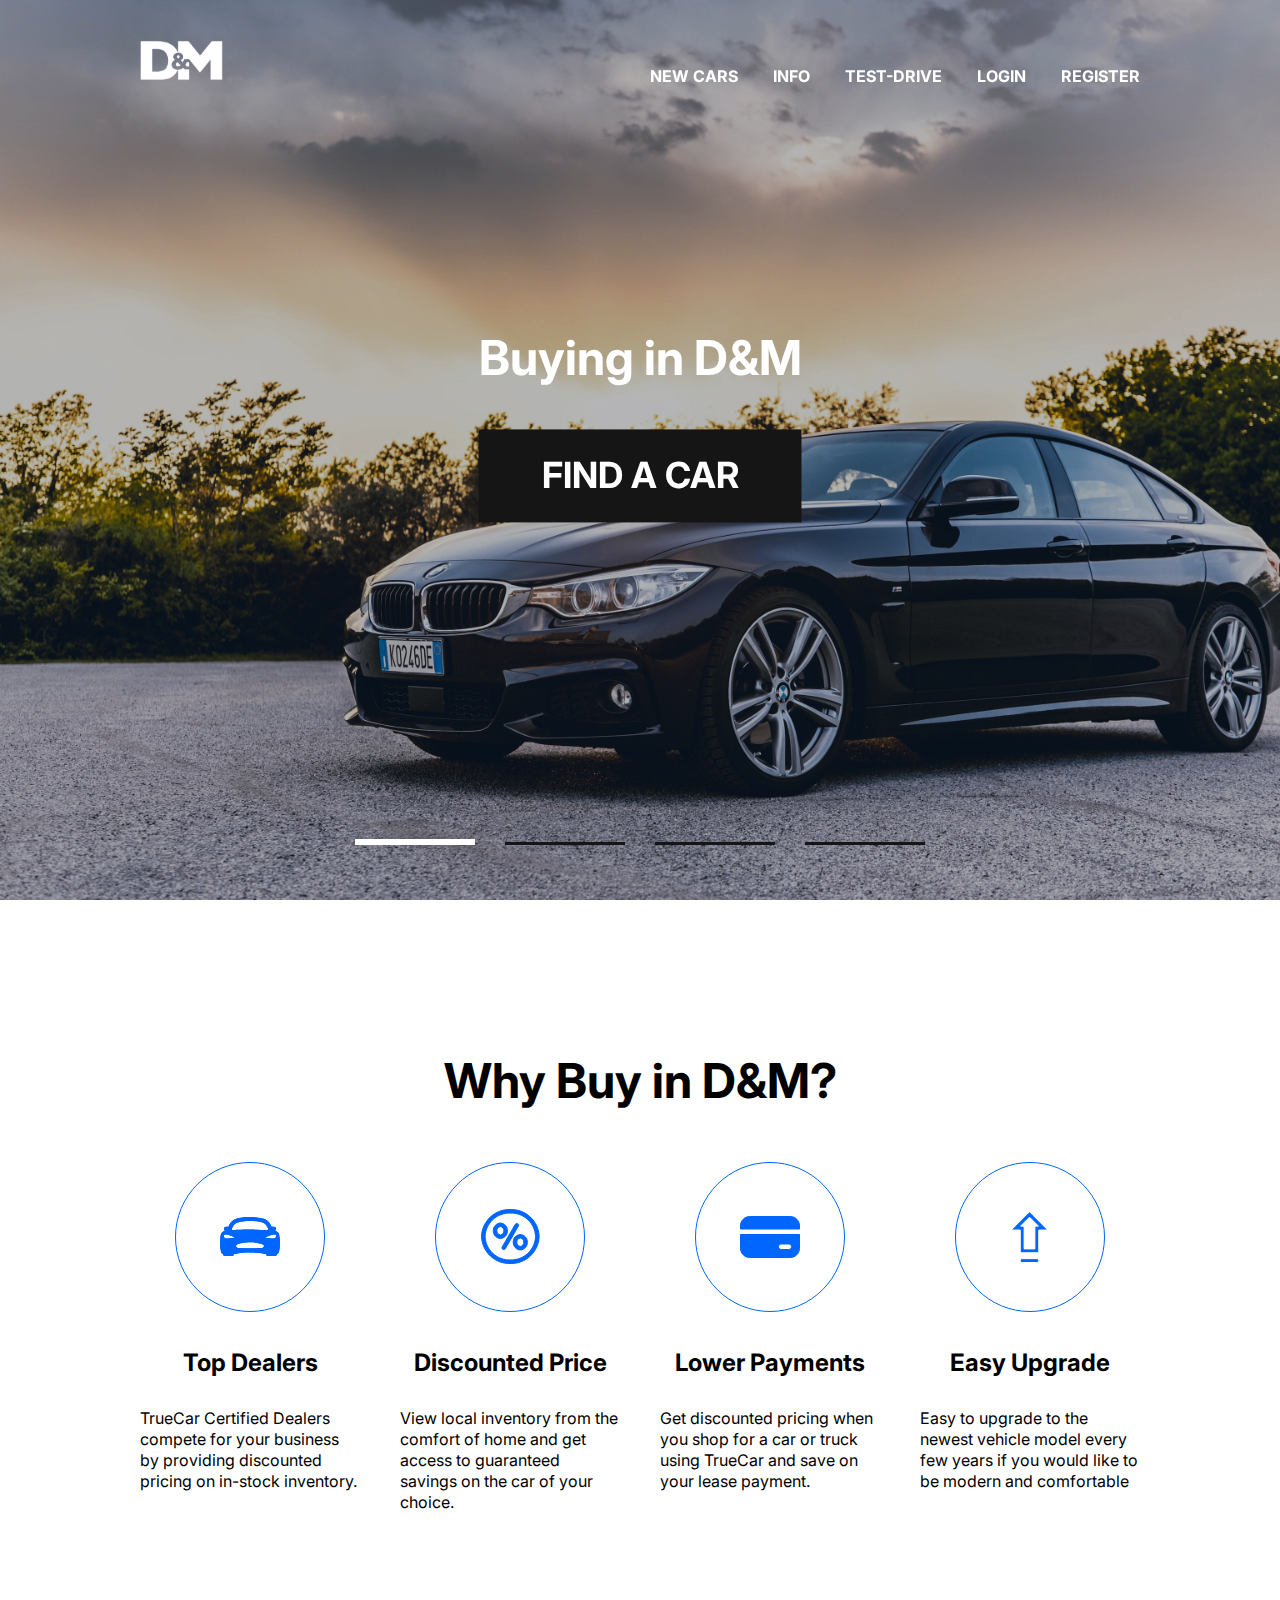
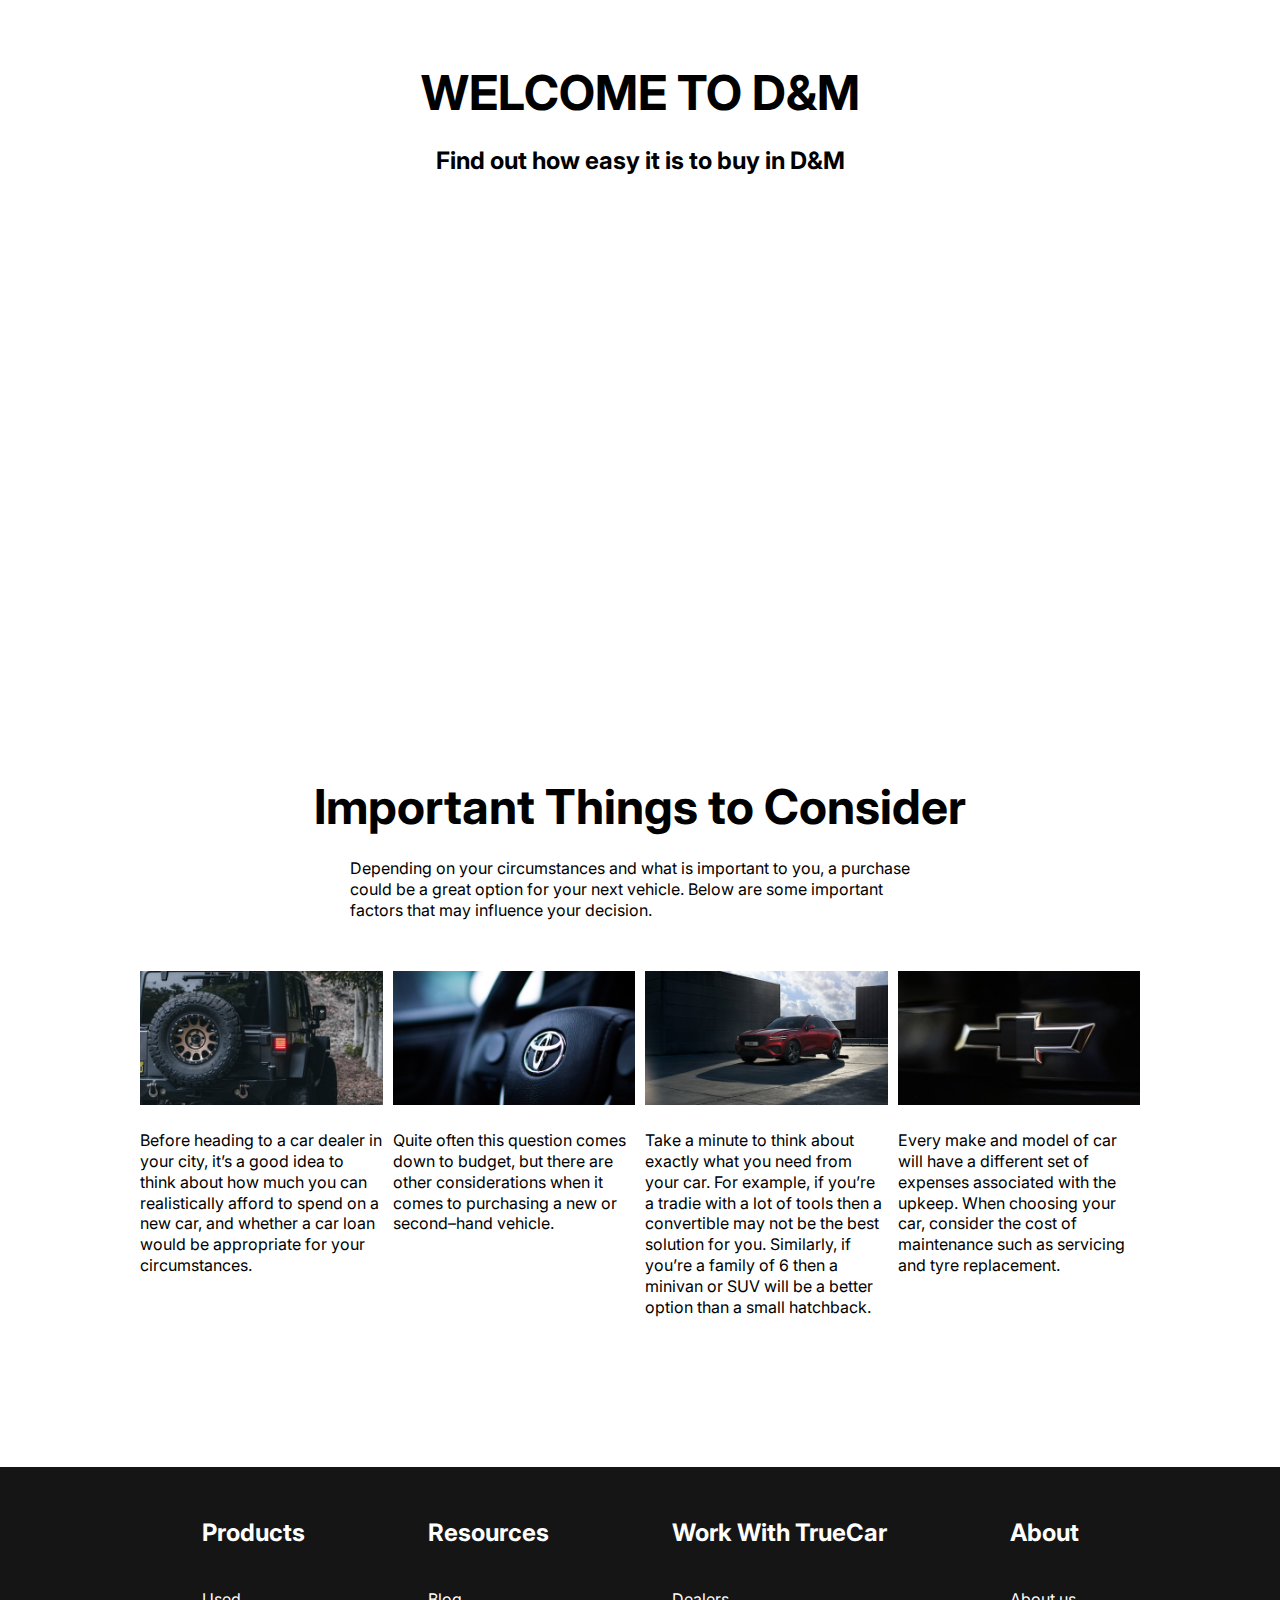
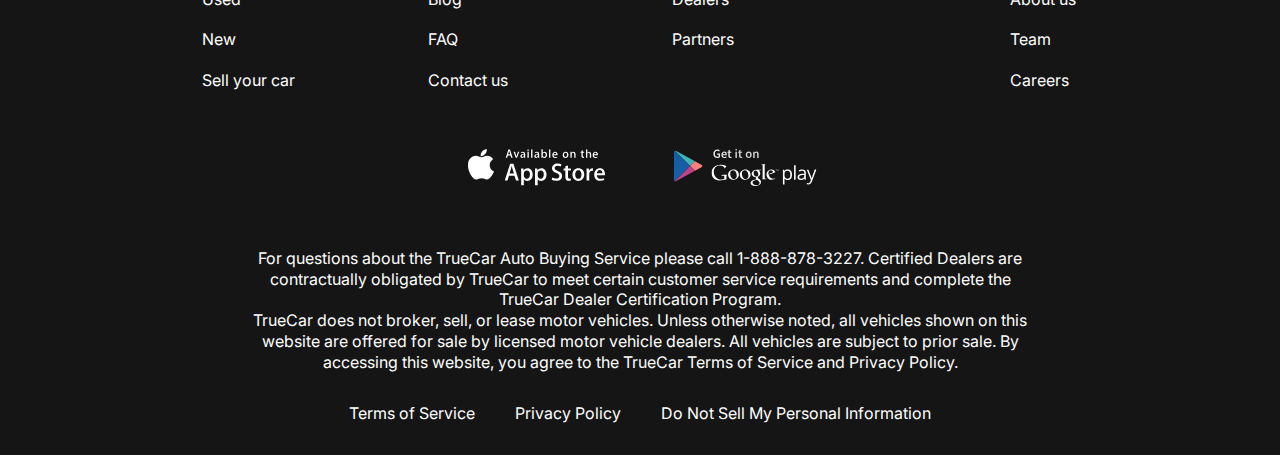
<file: cars shop/index.html>
<!DOCTYPE html>
<html lang="en">

<head>
  <meta charset="UTF-8">
  <meta http-equiv="X-UA-Compatible" content="IE=edge">
  <meta name="viewport" content="width=device-width, initial-scale=1.0">
  <title>Document</title>
  <link rel="preconnect" href="https://fonts.googleapis.com">
  <link rel="preconnect" href="https://fonts.gstatic.com" crossorigin>
  <link href="https://fonts.googleapis.com/css2?family=Inter:wght@400;700&display=swap" rel="stylesheet">
  <link rel="stylesheet" href="https://cdn.jsdelivr.net/npm/swiper@9/swiper-bundle.min.css" />
  <link rel="stylesheet" href="css/style.css">
  <link rel="stylesheet" href="css/login.css">
  <link rel="stylesheet" href="css/registration.css">
  <link rel="stylesheet" href="css/header.css">
  <link rel="stylesheet" href="css/footer.css">
  <link rel="stylesheet" href="css/index.css">

</head>

<body>
  <section class="login-section">
    <div class="login-popup">
      <div class="login-popup__container">
          <div class="close-elem">
              <button class="close-elem__btn btn">
                  <div class="btn__inner">+</div>
              </button>
          </div>
          <div class="login-popup__text">Login</div>
          <form action="#" class="login-popup__form">
              <div class="login-popup__data">
                  <label for="email" class="login-popup__data-label">Email</label>
                  <input type="text" id="email" class="login-popup__data-input" required>
              </div>
              <div class="login-popup__data">
                  <label for="password" class="login-popup__data-label">Password</label>
                  <input type="password" id="password" class="login-popup__data-input data-input" required>
                  <img src="images/eye-close.png" class="data-input__eye" id="showPassword" alt="eye">
              </div>
              <div class="login-popup__button button">
                  <!-- <div class="btn__inner"></div> -->
                  <button type="submit" class="button__login">Login</button>
              </div>
              <div class="signup-text text">Not a member? <a href="#" class="text__link">Signup now</a></div>
          </form>
      </div>
    </div>
    <div class="login-popup-bg">
    </div>
  </section>
  <section class="register-section">
    <div class="registration-popup">
      <div class="registration-popup__container">
          <div class="close-elem">
              <button class="close-elem__button btn">
                  <div class="button__inner">+</div>
              </button>
          </div>
          <div class="registration-popup__text">Registration</div>
          <form action="#" class="registration-popup__form">
              <div class="registration-popup__data">
                  <label for="name" class="registration-popup__data-label">Name</label>
                  <input type="text" id="name" class="registration-popup__data-input" required>
              </div>
              <div class="registration-popup__data">
                  <label for="email" class="registration-popup__data-label">Email</label>
                  <input type="text" id="email" class="registration-popup__data-input" required>
              </div>
              <div class="registration-popup__data">
                  <label for="firstPassword" class="registration-popup__data-label">Password</label>
                  <input type="password" id="firstPassword" class="registration-popup__data-input data-input" required>
                  <img src="images/eye-close.png" class="data-input__eye" id="firstEye" alt="eye">
              </div>
              <div class="registration-popup__data">
                  <label for="passwordConfirm" class="registration-popup__data-label">Confirm password</label>
                  <input type="password" id="passwordConfirm" class="registration-popup__data-input data-input" required>
                  <img src="images/eye-close.png" class="data-input__eye" id="eyeicon" alt="eye">
              </div>
              <div class="registration-popup__button button">
                  <!-- <div class="btn__inner"></div> -->
                  <button type="submit" class="button__register">Register</button>
              </div>
              <div class="text-login login">Already have account? <a href="#" class="login__link">Login now</a></div>
          </form>
      </div>
    </div>
    <div class="registration-popup-bg">
    </div>
  </section>

  <div class="wrapper">
    <header class="header header-main">
      <div class="container">
        <div class="header__inner">
          <a class="logo" href="index.html">
            <img class="logo__img" src="images/logo1.svg" alt="">
          </a>
          <nav class="menu">
            <button class="menu__btn">
              <span></span>
              <span></span>
              <span></span>
            </button>
            <ul class="menu__list">
              <li class="menu__list-item">
                <a class="menu__list-link" href="new-cars.html">NEW CARS</a>
              </li>
              <li class="menu__list-item">
                <a class="menu__list-link" href="#why-buy">INFO</a>
              </li>
              <li class="menu__list-item">
                <a class="menu__list-link" href="test-drive.html">TEST-DRIVE</a>
              </li>
              <li class="menu__list-item">
                <a class="menu__list-link menu__list-popup" href="#">LOGIN</a>
              </li>
              <li class="menu__list-item">
                <a class="menu__list-link menu__list-reg" href="#">REGISTER</a>
              </li>
            </ul>
          </nav>
        </div>
      </div>
    </header>
    <main class="main">
      <section class="top">
        <div class="container">
          <h1 class="title">
            Buying in D&M
          </h1>
          <a class="top__link" href="new-cars.html">
            FIND A CAR
          </a>
        </div>
      </section>
      <div class="slider">
        <div class="swiper">
          <div class="swiper-wrapper">
            <div class="swiper-slide" style="background-image: url(images/slide-1.jpg);"></div>
            <div class="swiper-slide" style="background-image: url(images/slide-2.jpg);"></div>
            <div class="swiper-slide" style="background-image: url(images/slide-1.jpg);"></div>
            <div class="swiper-slide" style="background-image: url(images/slide-2.jpg);"></div>
          </div>
          <div class="swiper-pagination"></div>
        </div>
      </div>
      <section class="why-buy">
        <div class="container">
          <h2 class="section-title" id="why-buy">
            Why Buy in D&M?
          </h2>
          <ul class="why-buy__list">
            <li class="why-buy__item">
              <img class="why-buy__item-img" src="images/why-buy-1.svg" alt="">
              <h3 class="why-buy__item-title">
                Top Dealers
              </h3>
              <p class="why-buy__item-text">
                TrueCar Certified Dealers compete for your business by providing discounted pricing on in-stock
                inventory.
              </p>
            </li>
            <li class="why-buy__item">
              <img class="why-buy__item-img" src="images/why-buy-2.svg" alt="">
              <h3 class="why-buy__item-title">
                Discounted Price
              </h3>
              <p class="why-buy__item-text">
                View local inventory from the comfort of home and get access to guaranteed savings on the car of your
                choice.
              </p>
            </li>
            <li class="why-buy__item">
              <img class="why-buy__item-img" src="images/why-buy-3.svg" alt="">
              <h3 class="why-buy__item-title">
                Lower Payments
              </h3>
              <p class="why-buy__item-text">
                Get discounted pricing when you shop for a car or truck using TrueCar and save on your lease payment.
              </p>
            </li>
            <li class="why-buy__item">
              <img class="why-buy__item-img" src="images/why-buy-4.svg" alt="">
              <h3 class="why-buy__item-title">
                Easy Upgrade
              </h3>
              <p class="why-buy__item-text">
                Easy to upgrade to the newest vehicle model every few years if you would like to be modern and
                comfortable
              </p>
            </li>
          </ul>
        </div>
      </section>
      <section class="video">
        <div class="container">
          <h2 class="section-title video__title">
            WELCOME TO D&M
          </h2>
          <p class="video__text">
            Find out how easy it is to buy in D&M
          </p>
          <iframe class="video__content" width="800" height="400" src="https://www.youtube.com/embed/lq149gCzkvE?controls=0" title="YouTube video player"
            frameborder="0"
            allow="accelerometer; autoplay; clipboard-write; encrypted-media; gyroscope; picture-in-picture; web-share"
            allowfullscreen></iframe>
        </div>
      </section>
      <section class="important">
        <div class="container">
          <h2 class="section-title important__title">
            Important Things to Consider
          </h2>
          <p class="important__text">
            Depending on your circumstances and what is important to you, a purchase could be a great option for your next vehicle.
            Below are some important factors that may influence your decision.
          </p>
          <ul class="important__list">
            <li class="important__item">
              <img class="important__item-img" src="images/imp-1.jpg" alt="">
              <p class="important__item-text">
                Before heading to a car dealer in your city, it’s a good idea to think about how much you can realistically afford to spend on a new car, and whether a car loan would be appropriate for your circumstances.
              </p>
            </li>
            <li class="important__item">
              <img class="important__item-img" src="images/imp-2.jpg" alt="">
              <p class="important__item-text">
                Quite often this question comes down to budget, but there are other considerations when it comes to purchasing a new or second–hand vehicle.
              </p>
            </li>
            <li class="important__item">
              <img class="important__item-img" src="images/imp-3.jpg" alt="">
              <p class="important__item-text">
                Take a minute to think about exactly what you need from your car. For example, if you’re a tradie with a lot of tools then a convertible may not be the best solution for you. Similarly, if you’re a family of 6 then a minivan or SUV will be a better option than a small hatchback.
              </p>
            </li>
            <li class="important__item">
              <img class="important__item-img" src="images/imp-4.jpg" alt="">
              <p class="important__item-text">
                Every make and model of car will have a different set of expenses associated with the upkeep. When choosing your car, consider the cost of maintenance such as servicing and tyre replacement.
              </p>
            </li>
          </ul>
        </div>
      </section>
    </main>
    <footer class="footer">
      <div class="container">
        <nav class="footer__menu">
          <ul class="footer__menu-list">
            <li class="footer__menu-item">
              <p class="footer__menu-title">Products</p>
            </li>
            <li class="footer__menu-item">
              <a class="footer__menu-link" href="#">Used</a>
            </li>
            <li class="footer__menu-item">
              <a class="footer__menu-link" href="#">New</a>
            </li>
            <li class="footer__menu-item">
              <a class="footer__menu-link" href="#">Sell your car</a>
            </li>
          </ul>
          <ul class="footer__menu-list">
            <li class="footer__menu-item">
              <p class="footer__menu-title">Resources</p>
            </li>
            <li class="footer__menu-item">
              <a class="footer__menu-link" href="#">Blog</a>
            </li>
            <li class="footer__menu-item">
              <a class="footer__menu-link" href="#">FAQ</a>
            </li>
            <li class="footer__menu-item">
              <a class="footer__menu-link" href="#">Contact us</a>
            </li>
          </ul>
          <ul class="footer__menu-list">
            <li class="footer__menu-item">
              <p class="footer__menu-title">Work With TrueCar</p>
            </li>
            <li class="footer__menu-item">
              <a class="footer__menu-link" href="#">Dealers</a>
            </li>
            <li class="footer__menu-item">
              <a class="footer__menu-link" href="#">Partners</a>
            </li>
          </ul>
          <ul class="footer__menu-list">
            <li class="footer__menu-item">
              <p class="footer__menu-title">About</p>
            </li>
            <li class="footer__menu-item">
              <a class="footer__menu-link" href="#">About us</a>
            </li>
            <li class="footer__menu-item">
              <a class="footer__menu-link" href="#">Team</a>
            </li>
            <li class="footer__menu-item">
              <a class="footer__menu-link" href="#">Careers</a>
            </li>
          </ul>
        </nav>
        <ul class="app">
          <li class="app__item">
            <a class="app__item-link" href="#">
              <img class="app__item-img" src="images/appstore.svg" alt="">
            </a>
          </li>
          <li class="app__item">
            <a class="app__item-link" href="#">
              <img class="app__item-img" src="images/googleplay.svg" alt="">
            </a>
          </li>
        </ul>
        <div class="footer__copy">
          <p class="footer__copy-text">
            For questions about the TrueCar Auto Buying Service please call 1-888-878-3227.
            Certified Dealers are contractually obligated by TrueCar to meet certain customer service requirements and
            complete the
            TrueCar Dealer Certification Program.
          </p>
          <p class="footer__copy-text">
            TrueCar does not broker, sell, or lease motor vehicles. Unless otherwise noted, all vehicles shown on this
            website are
            offered for sale by licensed motor vehicle dealers. All vehicles are subject to prior sale. By accessing
            this website,
            you agree to the TrueCar Terms of Service and Privacy Policy.
          </p>
        </div>
        <nav class="copy__nav">
          <ul class="copy__nav-list">
            <li class="copy__nav-item">
              <a class="copy__nav-link" href="#">Terms of Service</a>
            </li>
            <li class="copy__nav-item">
              <a class="copy__nav-link" href="#">Privacy Policy</a>
            </li>
            <li class="copy__nav-item">
              <a class="copy__nav-link" href="#">Do Not Sell My Personal Information</a>
            </li>
          </ul>
        </nav>
      </div>
    </footer>
  </div>
  <script src="https://cdn.jsdelivr.net/npm/swiper@9/swiper-bundle.min.js"></script>
  <script src="js/login-popup.js"></script>
  <script src="js/registration-popup.js"></script>
  <script src="js/swiper.js"></script>
  <script src="js/main.js"></script>
</body>

</html>
</file>
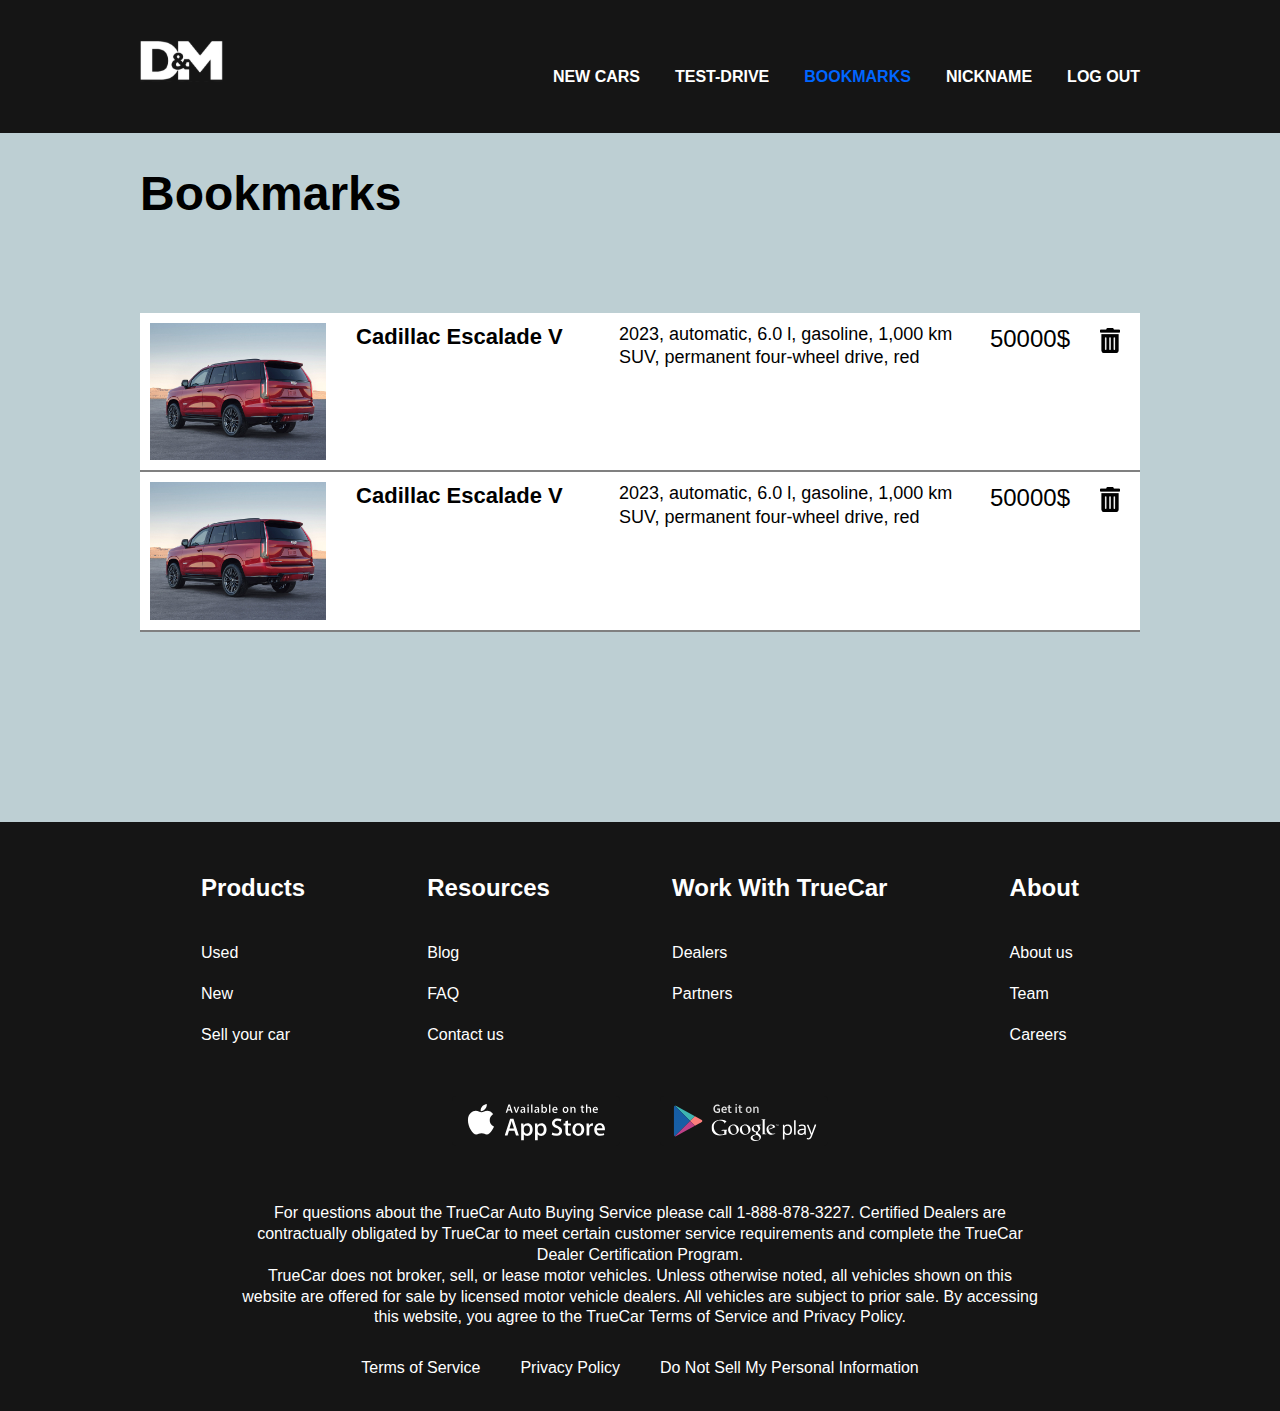
<file: cars shop/bookmarks.html>
<!DOCTYPE html>
<html lang="en">
<head>
    <meta charset="UTF-8">
    <meta http-equiv="X-UA-Compatible" content="IE=edge">
    <meta name="viewport" content="width=device-width, initial-scale=1.0">
    <title>Bookmarks</title>
    <link rel="stylesheet" href="css/style.css">
    <link rel="stylesheet" href="css/bookmarks.css">
    <link rel="stylesheet" href="css/header.css">
    <link rel="stylesheet" href="css/footer.css">
</head>
<body>
    <div class="wrapper">
        <header class="header">
            <div class="container">
              <div class="header__inner">
                <a class="logo" href="index.html">
                  <img class="logo__img" src="images/logo1.svg" alt="">
                </a>
                <nav class="menu">
                  <button class="menu__btn">
                    <span></span>
                    <span></span>
                    <span></span>
                  </button>
                  <ul class="menu__list">
                    <li class="menu__list-item">
                      <a class="menu__list-link" href="new-cars.html">NEW CARS</a>
                    </li>
                    <li class="menu__list-item">
                      <a class="menu__list-link" href="test-drive.html">TEST-DRIVE</a>
                    </li>
                    <li class="menu__list-item">
                      <a class="menu__list-link menu__list-link--active" href="#">BOOKMARKS</a>
                    </li>
                    <li class="menu__list-item">
                      <a class="menu__list-link menu__list-popup" href="#">NICKNAME</a>
                    </li>
                    <li class="menu__list-item">
                      <a class="menu__list-link menu__list-reg" href="#">LOG OUT</a>
                    </li>
                  </ul>
                </nav>
              </div>
            </div>
        </header>
        <main class="bookmarks-main">
            <section class="bookmarks">
                <div class="bookmarks__title">Bookmarks</div>
                <div class="container">
                    <div class="bookmarks__item item item-first">
                        <div class="bookmarks__item-image"><img class="item__image" src="images/2023-Cadillac.jpg" alt=""> </div>
                        <div class="bookmarks__item-car-name">
                          <a class="item__link" href="car-details.html">Cadillac Escalade V</a>
                        </div>
                        <div class="bookmarks__item-short-desc">2023, automatic, 6.0 l, gasoline, 1,000 km SUV, permanent four-wheel drive, red</div>
                        <div class="bookmarks__item-price">50000$</div>
                        <div class="bookmarks__item-delete-icon"><img class="item__trash" src="images/Trash.png" alt=""> </div>
                    </div>
                    <div class="bookmarks__item item">
                        <div class="bookmarks__item-image"><img class="item__image" src="images/2023-Cadillac.jpg" alt=""> </div>
                        <div class="bookmarks__item-car-name">Cadillac Escalade V</div>
                        <div class="bookmarks__item-short-desc">2023, automatic, 6.0 l, gasoline, 1,000 km SUV, permanent four-wheel drive, red</div>
                        <div class="bookmarks__item-price">50000$</div>
                        <div class="bookmarks__item-delete-icon"><img class="item__trash" src="images/Trash.png" alt=""> </div>
                    </div>
                </div>



            </section>

        </main>
        <footer class="footer">
            <div class="container">
              <nav class="footer__menu">
                <ul class="footer__menu-list">
                  <li class="footer__menu-item">
                    <p class="footer__menu-title">Products</p>
                  </li>
                  <li class="footer__menu-item">
                    <a class="footer__menu-link" href="#">Used</a>
                  </li>
                  <li class="footer__menu-item">
                    <a class="footer__menu-link" href="#">New</a>
                  </li>
                  <li class="footer__menu-item">
                    <a class="footer__menu-link" href="#">Sell your car</a>
                  </li>
                </ul>
                <ul class="footer__menu-list">
                  <li class="footer__menu-item">
                    <p class="footer__menu-title">Resources</p>
                  </li>
                  <li class="footer__menu-item">
                    <a class="footer__menu-link" href="#">Blog</a>
                  </li>
                  <li class="footer__menu-item">
                    <a class="footer__menu-link" href="#">FAQ</a>
                  </li>
                  <li class="footer__menu-item">
                    <a class="footer__menu-link" href="#">Contact us</a>
                  </li>
                </ul>
                <ul class="footer__menu-list">
                  <li class="footer__menu-item">
                    <p class="footer__menu-title">Work With TrueCar</p>
                  </li>
                  <li class="footer__menu-item">
                    <a class="footer__menu-link" href="#">Dealers</a>
                  </li>
                  <li class="footer__menu-item">
                    <a class="footer__menu-link" href="#">Partners</a>
                  </li>
                </ul>
                <ul class="footer__menu-list">
                  <li class="footer__menu-item">
                    <p class="footer__menu-title">About</p>
                  </li>
                  <li class="footer__menu-item">
                    <a class="footer__menu-link" href="#">About us</a>
                  </li>
                  <li class="footer__menu-item">
                    <a class="footer__menu-link" href="#">Team</a>
                  </li>
                  <li class="footer__menu-item">
                    <a class="footer__menu-link" href="#">Careers</a>
                  </li>
                </ul>
              </nav>
              <ul class="app">
                <li class="app__item">
                  <a class="app__item-link" href="#">
                    <img class="app__item-img" src="images/appstore.svg" alt="">
                  </a>
                </li>
                <li class="app__item">
                  <a class="app__item-link" href="#">
                    <img class="app__item-img" src="images/googleplay.svg" alt="">
                  </a>
                </li>
              </ul>
              <div class="footer__copy">
                <p class="footer__copy-text">
                  For questions about the TrueCar Auto Buying Service please call 1-888-878-3227.
                  Certified Dealers are contractually obligated by TrueCar to meet certain customer service requirements and
                  complete the
                  TrueCar Dealer Certification Program.
                </p>
                <p class="footer__copy-text">
                  TrueCar does not broker, sell, or lease motor vehicles. Unless otherwise noted, all vehicles shown on this
                  website are
                  offered for sale by licensed motor vehicle dealers. All vehicles are subject to prior sale. By accessing
                  this website,
                  you agree to the TrueCar Terms of Service and Privacy Policy.
                </p>
              </div>
              <nav class="copy__nav">
                <ul class="copy__nav-list">
                  <li class="copy__nav-item">
                    <a class="copy__nav-link" href="#">Terms of Service</a>
                  </li>
                  <li class="copy__nav-item">
                    <a class="copy__nav-link" href="#">Privacy Policy</a>
                  </li>
                  <li class="copy__nav-item">
                    <a class="copy__nav-link" href="#">Do Not Sell My Personal Information</a>
                  </li>
                </ul>
              </nav>
            </div>
          </footer>
    </div>
    <script src="js/main.js"></script>
</body>
</html>
</file>
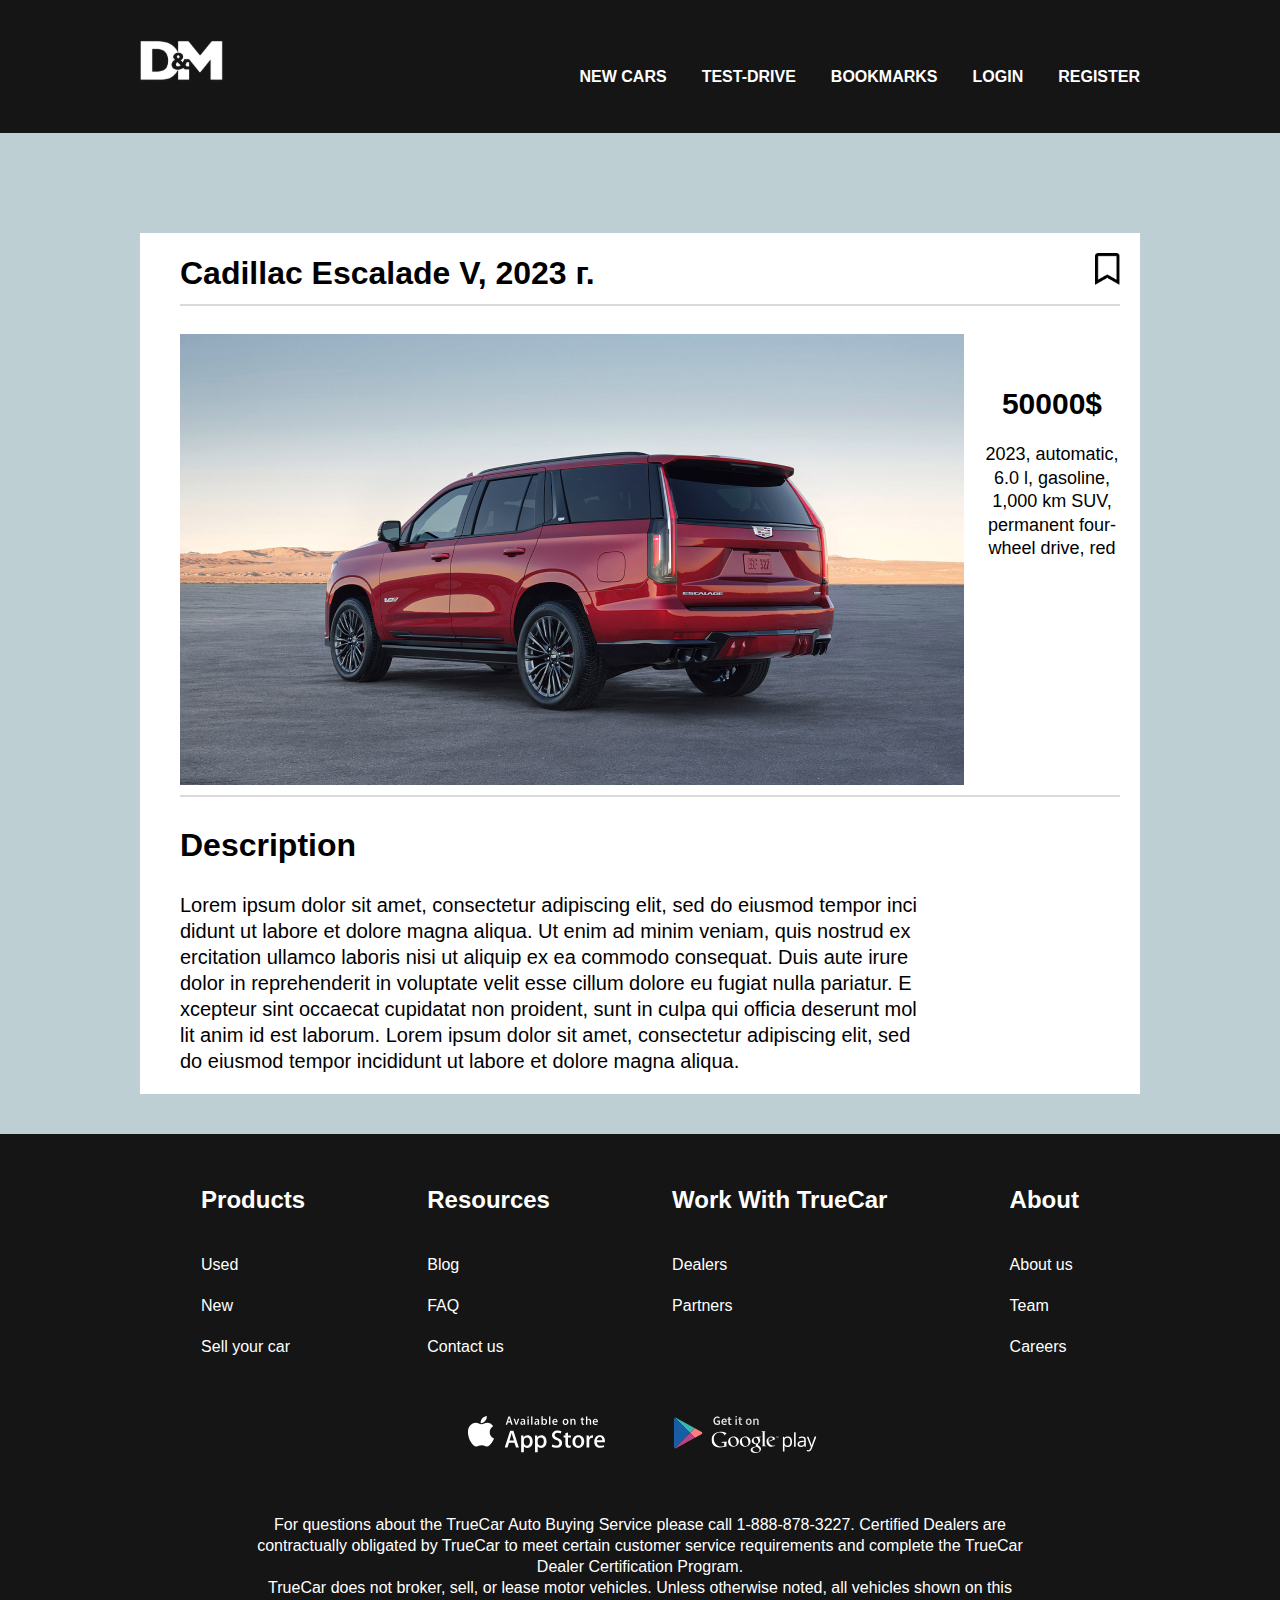
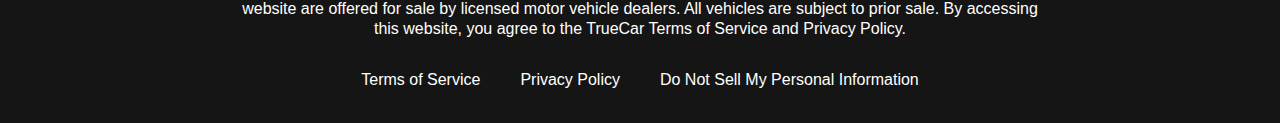
<file: cars shop/car-details.html>
<!DOCTYPE html>
<html lang="en">
<head>
    <meta charset="UTF-8">
    <meta http-equiv="X-UA-Compatible" content="IE=edge">
    <meta name="viewport" content="width=device-width, initial-scale=1.0">
    <title>Bookmarks</title>
    <link rel="stylesheet" href="css/style.css">
    <link rel="stylesheet" href="css/car-details.css">
    <link rel="stylesheet" href="css/header.css">
    <link rel="stylesheet" href="css/footer.css">
</head>
<body>
    <div class="wrapper">
        <header class="header">
            <div class="container">
              <div class="header__inner">
                <a class="logo" href="index.html">
                  <img class="logo__img" src="images/logo1.svg" alt="">
                </a>
                <nav class="menu">
                  <button class="menu__btn">
                    <span></span>
                    <span></span>
                    <span></span>
                  </button>
                  <ul class="menu__list">
                    <li class="menu__list-item">
                      <a class="menu__list-link" href="new-cars.html">NEW CARS</a>
                    </li>
                    <li class="menu__list-item">
                      <a class="menu__list-link" href="test-drive.html">TEST-DRIVE</a>
                    </li>
                    <li class="menu__list-item">
                      <a class="menu__list-link" href="bookmarks.html">BOOKMARKS</a>
                    </li>
                    <li class="menu__list-item">
                      <a class="menu__list-link menu__list-popup" href="#">LOGIN</a>
                    </li>
                    <li class="menu__list-item">
                      <a class="menu__list-link menu__list-reg" href="#">REGISTER</a>
                    </li>
                  </ul>
                </nav>
              </div>
            </div>
        </header>
        <main class="details-main">
            <section class="details">
                <div class="details__container">
                    <div class="details__window window">
                        <h1 class="window__title">Cadillac Escalade V, 2023 г.</h1>
                        <hr class="window__line">
                        <img src="images/bookmark.png" alt="" class="window__bookmark">
                        <div class="window__center center">
                          <!-- <div class="window__center-image"> -->
                          <img src="images/2023-Cadillac-Escalade-V-006-1080w 1 (1).jpg" alt="" class="center__image">
                          <!-- </div> -->
                          <div class="center__text">
                              <h2 class="center__text-price">50000$</h2>
                              <p class="center__text-desc">2023, automatic, 6.0 l, gasoline, 1,000 km SUV, permanent four-wheel drive, red</p>
                          </div>
                        </div>
                        <hr class="window__line">
                        <h1 class="window__description-title">Description</h1>
                        <p class="window__description-text">Lorem ipsum dolor sit amet, consectetur adipiscing elit, sed do eiusmod tempor incididunt ut labore et dolore magna aliqua. Ut enim ad minim veniam, quis nostrud exercitation ullamco laboris nisi ut aliquip ex ea commodo consequat. Duis aute irure dolor in reprehenderit in voluptate velit esse cillum dolore eu fugiat nulla pariatur. Excepteur sint occaecat cupidatat non proident, sunt in culpa qui officia deserunt mollit anim id est laborum.

                            Lorem ipsum dolor sit amet, consectetur adipiscing elit, sed do eiusmod tempor incididunt ut labore et dolore magna aliqua.</p>
                    </div>
                </div>
            </section>

        </main>
        <footer class="footer">
            <div class="container">
              <nav class="footer__menu">
                <ul class="footer__menu-list">
                  <li class="footer__menu-item">
                    <p class="footer__menu-title">Products</p>
                  </li>
                  <li class="footer__menu-item">
                    <a class="footer__menu-link" href="#">Used</a>
                  </li>
                  <li class="footer__menu-item">
                    <a class="footer__menu-link" href="#">New</a>
                  </li>
                  <li class="footer__menu-item">
                    <a class="footer__menu-link" href="#">Sell your car</a>
                  </li>
                </ul>
                <ul class="footer__menu-list">
                  <li class="footer__menu-item">
                    <p class="footer__menu-title">Resources</p>
                  </li>
                  <li class="footer__menu-item">
                    <a class="footer__menu-link" href="#">Blog</a>
                  </li>
                  <li class="footer__menu-item">
                    <a class="footer__menu-link" href="#">FAQ</a>
                  </li>
                  <li class="footer__menu-item">
                    <a class="footer__menu-link" href="#">Contact us</a>
                  </li>
                </ul>
                <ul class="footer__menu-list">
                  <li class="footer__menu-item">
                    <p class="footer__menu-title">Work With TrueCar</p>
                  </li>
                  <li class="footer__menu-item">
                    <a class="footer__menu-link" href="#">Dealers</a>
                  </li>
                  <li class="footer__menu-item">
                    <a class="footer__menu-link" href="#">Partners</a>
                  </li>
                </ul>
                <ul class="footer__menu-list">
                  <li class="footer__menu-item">
                    <p class="footer__menu-title">About</p>
                  </li>
                  <li class="footer__menu-item">
                    <a class="footer__menu-link" href="#">About us</a>
                  </li>
                  <li class="footer__menu-item">
                    <a class="footer__menu-link" href="#">Team</a>
                  </li>
                  <li class="footer__menu-item">
                    <a class="footer__menu-link" href="#">Careers</a>
                  </li>
                </ul>
              </nav>
              <ul class="app">
                <li class="app__item">
                  <a class="app__item-link" href="#">
                    <img class="app__item-img" src="images/appstore.svg" alt="">
                  </a>
                </li>
                <li class="app__item">
                  <a class="app__item-link" href="#">
                    <img class="app__item-img" src="images/googleplay.svg" alt="">
                  </a>
                </li>
              </ul>
              <div class="footer__copy">
                <p class="footer__copy-text">
                  For questions about the TrueCar Auto Buying Service please call 1-888-878-3227.
                  Certified Dealers are contractually obligated by TrueCar to meet certain customer service requirements and
                  complete the
                  TrueCar Dealer Certification Program.
                </p>
                <p class="footer__copy-text">
                  TrueCar does not broker, sell, or lease motor vehicles. Unless otherwise noted, all vehicles shown on this
                  website are
                  offered for sale by licensed motor vehicle dealers. All vehicles are subject to prior sale. By accessing
                  this website,
                  you agree to the TrueCar Terms of Service and Privacy Policy.
                </p>
              </div>
              <nav class="copy__nav">
                <ul class="copy__nav-list">
                  <li class="copy__nav-item">
                    <a class="copy__nav-link" href="#">Terms of Service</a>
                  </li>
                  <li class="copy__nav-item">
                    <a class="copy__nav-link" href="#">Privacy Policy</a>
                  </li>
                  <li class="copy__nav-item">
                    <a class="copy__nav-link" href="#">Do Not Sell My Personal Information</a>
                  </li>
                </ul>
              </nav>
            </div>
          </footer>
    </div>
    <script src="js/main.js"></script>
</body>
</html>
</file>
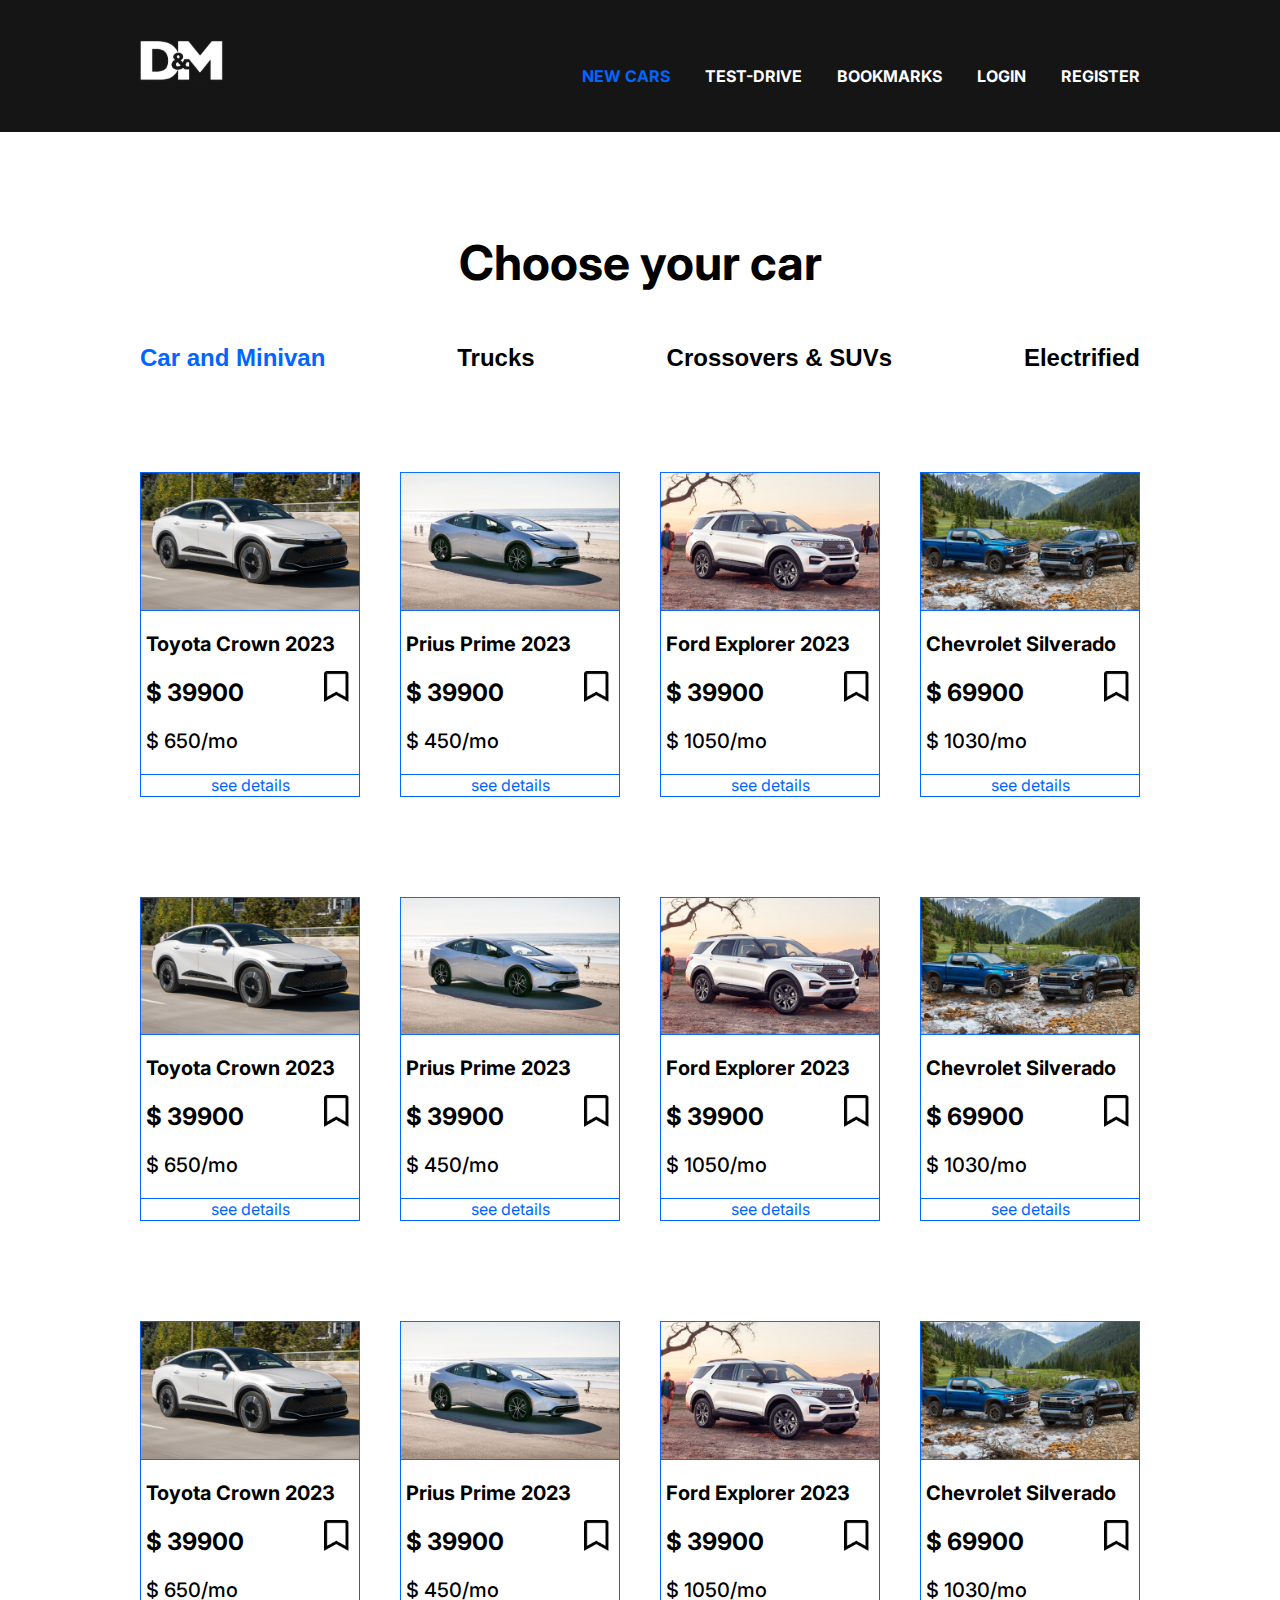
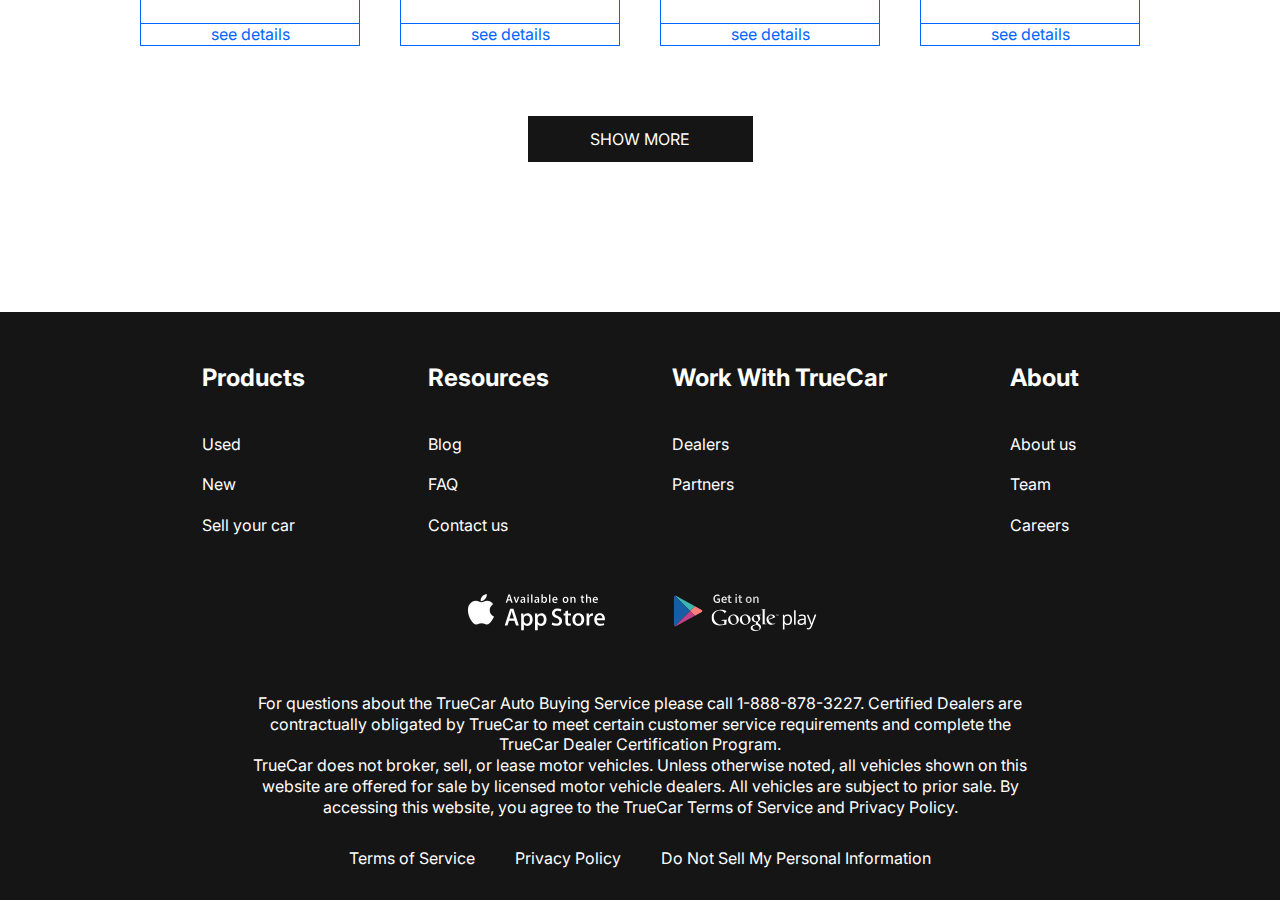
<file: cars shop/new-cars.html>
<!DOCTYPE html>
<html lang="en">

<head>
  <meta charset="UTF-8">
  <meta http-equiv="X-UA-Compatible" content="IE=edge">
  <meta name="viewport" content="width=device-width, initial-scale=1.0">
  <title>Document</title>
  <link rel="preconnect" href="https://fonts.googleapis.com">
  <link rel="preconnect" href="https://fonts.gstatic.com" crossorigin>
  <link href="https://fonts.googleapis.com/css2?family=Inter:wght@400;700&display=swap" rel="stylesheet">
  <link rel="stylesheet" href="css/style.css">
  <link rel="stylesheet" href="css/header.css">
  <link rel="stylesheet" href="css/footer.css">
  <link rel="stylesheet" href="css/new-cars.css">
</head>

<body>

  <div class="wrapper">
    <header class="header">
      <div class="container">
        <div class="header__inner">
          <a class="logo" href="index.html">
            <img class="logo__img" src="images/logo1.svg" alt="">
          </a>
          <nav class="menu">
            <button class="menu__btn">
              <span></span>
              <span></span>
              <span></span>
            </button>
            <ul class="menu__list">
              <li class="menu__list-item">
                <a class="menu__list-link menu__list-link--active" href="#">NEW CARS</a>
              </li>
              <li class="menu__list-item">
                <a class="menu__list-link" href="test-drive.html">TEST-DRIVE</a>
              </li>
              <li class="menu__list-item">
                <a class="menu__list-link" href="bookmarks.html">BOOKMARKS</a>
              </li>
              <li class="menu__list-item">
                <a class="menu__list-link" href="#">LOGIN</a>
              </li>
              <li class="menu__list-item">
                <a class="menu__list-link" href="#">REGISTER</a>
              </li>
            </ul>
          </nav>
        </div>
      </div>
    </header>
    <main class="main">

      <section class="choose">
        <div class="container">
          <h2 class="section-title">
            Choose your car
          </h2>
          <div class="tabs">
            <div class="tabs__btn">
              <button class="tabs__btn-item tabs__btn-item--active" data-button="content-1">Car and Minivan</button>
              <button class="tabs__btn-item" data-button="content-2">Trucks</button>
              <button class="tabs__btn-item" data-button="content-3">Crossovers & SUVs</button>
              <button class="tabs__btn-item" data-button="content-4">Electrified</button>
            </div>
            <div class="tabs__content">
              <div class="tabs__content-item tabs__content-item--active" id="content-1">
                <div class="card">
                  <img class="card__img" src="images/card-1.jpg" alt="">
                  <div class="card__content">
                    <h4 class="card__title">Toyota Crown 2023</h4>
                    <p class="card__text">$ 39900</p>
                    <img src="images/bookmark.png" alt="" class="card__bookmark">
                    <p class="card__price">$ 650/mo</p>
                  </div>
                  <a class="card__link" href="car-details.html">see details</a>
                </div>
                <div class="card">
                  <img class="card__img" src="images/card-2.jpg" alt="">
                  <div class="card__content">
                    <h4 class="card__title">Prius Prime 2023</h4>
                    <p class="card__text">$ 39900</p>
                    <img src="images/bookmark.png" alt="" class="card__bookmark">
                    <p class="card__price">$ 450/mo</p>
                  </div>
                  <a class="card__link" href="#">see details</a>
                </div>
                <div class="card">
                  <img class="card__img" src="images/card-3.jpg" alt="">
                  <div class="card__content">
                    <h4 class="card__title">Ford Explorer 2023</h4>
                    <p class="card__text">$ 39900</p>
                    <img src="images/bookmark.png" alt="" class="card__bookmark">
                    <p class="card__price">$ 1050/mo</p>
                  </div>
                  <a class="card__link" href="#">see details</a>
                </div>
                <div class="card">
                  <img class="card__img" src="images/card-4.jpg" alt="">
                  <div class="card__content">
                    <h4 class="card__title">Chevrolet Silverado</h4>
                    <p class="card__text">$ 69900</p>
                    <img src="images/bookmark.png" alt="" class="card__bookmark">
                    <p class="card__price">$ 1030/mo</p>
                  </div>
                  <a class="card__link" href="#">see details</a>
                </div>
                <div class="card">
                  <img class="card__img" src="images/card-1.jpg" alt="">
                  <div class="card__content">
                    <h4 class="card__title">Toyota Crown 2023</h4>
                    <p class="card__text">$ 39900</p>
                    <img src="images/bookmark.png" alt="" class="card__bookmark">
                    <p class="card__price">$ 650/mo</p>
                  </div>
                  <a class="card__link" href="#">see details</a>
                </div>
                <div class="card">
                  <img class="card__img" src="images/card-2.jpg" alt="">
                  <div class="card__content">
                    <h4 class="card__title">Prius Prime 2023</h4>
                    <p class="card__text">$ 39900</p>
                    <img src="images/bookmark.png" alt="" class="card__bookmark">
                    <p class="card__price">$ 450/mo</p>
                  </div>
                  <a class="card__link" href="#">see details</a>
                </div>
                <div class="card">
                  <img class="card__img" src="images/card-3.jpg" alt="">
                  <div class="card__content">
                    <h4 class="card__title">Ford Explorer 2023</h4>
                    <p class="card__text">$ 39900</p>
                    <img src="images/bookmark.png" alt="" class="card__bookmark">
                    <p class="card__price">$ 1050/mo</p>
                  </div>
                  <a class="card__link" href="#">see details</a>
                </div>
                <div class="card">
                  <img class="card__img" src="images/card-4.jpg" alt="">
                  <div class="card__content">
                    <h4 class="card__title">Chevrolet Silverado</h4>
                    <p class="card__text">$ 69900</p>
                    <img src="images/bookmark.png" alt="" class="card__bookmark">
                    <p class="card__price">$ 1030/mo</p>
                  </div>
                  <a class="card__link" href="#">see details</a>
                </div>
                <div class="card">
                  <img class="card__img" src="images/card-1.jpg" alt="">
                  <div class="card__content">
                    <h4 class="card__title">Toyota Crown 2023</h4>
                    <p class="card__text">$ 39900</p>
                    <img src="images/bookmark.png" alt="" class="card__bookmark">
                    <p class="card__price">$ 650/mo</p>
                  </div>
                  <a class="card__link" href="#">see details</a>
                </div>
                <div class="card">
                  <img class="card__img" src="images/card-2.jpg" alt="">
                  <div class="card__content">
                    <h4 class="card__title">Prius Prime 2023</h4>
                    <p class="card__text">$ 39900</p>
                    <img src="images/bookmark.png" alt="" class="card__bookmark">
                    <p class="card__price">$ 450/mo</p>
                  </div>
                  <a class="card__link" href="#">see details</a>
                </div>
                <div class="card">
                  <img class="card__img" src="images/card-3.jpg" alt="">
                  <div class="card__content">
                    <h4 class="card__title">Ford Explorer 2023</h4>
                    <p class="card__text">$ 39900</p>
                    <img src="images/bookmark.png" alt="" class="card__bookmark">
                    <p class="card__price">$ 1050/mo</p>
                  </div>
                  <a class="card__link" href="#">see details</a>
                </div>
                <div class="card">
                  <img class="card__img" src="images/card-4.jpg" alt="">
                  <div class="card__content">
                    <h4 class="card__title">Chevrolet Silverado</h4>
                    <p class="card__text">$ 69900</p>
                    <img src="images/bookmark.png" alt="" class="card__bookmark">
                    <p class="card__price">$ 1030/mo</p>
                  </div>
                  <a class="card__link" href="#">see details</a>
                </div>
              </div>
              <div class="tabs__content-item" id="content-2">
                <div class="card">
                  <img class="card__img" src="images/card-1.jpg" alt="">
                  <div class="card__content">
                    <h4 class="card__title">Toyota Crown 2023</h4>
                    <p class="card__text">$ 39900</p>
                    <img src="images/bookmark.png" alt="" class="card__bookmark">
                    <p class="card__price">$ 650/mo</p>
                  </div>
                  <a class="card__link" href="#">see details</a>
                </div>
                <div class="card">
                  <img class="card__img" src="images/card-2.jpg" alt="">
                  <div class="card__content">
                    <h4 class="card__title">Prius Prime 2023</h4>
                    <p class="card__text">$ 39900</p>
                    <img src="images/bookmark.png" alt="" class="card__bookmark">
                    <p class="card__price">$ 450/mo</p>
                  </div>
                  <a class="card__link" href="#">see details</a>
                </div>
                <div class="card">
                  <img class="card__img" src="images/card-3.jpg" alt="">
                  <div class="card__content">
                    <h4 class="card__title">Ford Explorer 2023</h4>
                    <p class="card__text">$ 39900</p>
                    <img src="images/bookmark.png" alt="" class="card__bookmark">
                    <p class="card__price">$ 1050/mo</p>
                  </div>
                  <a class="card__link" href="#">see details</a>
                </div>
                <div class="card">
                  <img class="card__img" src="images/card-4.jpg" alt="">
                  <div class="card__content">
                    <h4 class="card__title">Chevrolet Silverado</h4>
                    <p class="card__text">$ 69900</p>
                    <img src="images/bookmark.png" alt="" class="card__bookmark">
                    <p class="card__price">$ 1030/mo</p>
                  </div>
                  <a class="card__link" href="#">see details</a>
                </div>
              </div>
              <div class="tabs__content-item" id="content-3">
                <div class="card">
                  <img class="card__img" src="images/card-1.jpg" alt="">
                  <div class="card__content">
                    <h4 class="card__title">Toyota Crown 2023</h4>
                    <p class="card__text">$ 39900</p>
                    <img src="images/bookmark.png" alt="" class="card__bookmark">
                    <p class="card__price">$ 650/mo</p>
                  </div>
                  <a class="card__link" href="#">see details</a>
                </div>
                <div class="card">
                  <img class="card__img" src="images/card-2.jpg" alt="">
                  <div class="card__content">
                    <h4 class="card__title">Prius Prime 2023</h4>
                    <p class="card__text">$ 39900</p>
                    <img src="images/bookmark.png" alt="" class="card__bookmark">
                    <p class="card__price">$ 450/mo</p>
                  </div>
                  <a class="card__link" href="#">see details</a>
                </div>
                <div class="card">
                  <img class="card__img" src="images/card-3.jpg" alt="">
                  <div class="card__content">
                    <h4 class="card__title">Ford Explorer 2023</h4>
                    <p class="card__text">$ 39900</p>
                    <img src="images/bookmark.png" alt="" class="card__bookmark">
                    <p class="card__price">$ 1050/mo</p>
                  </div>
                  <a class="card__link" href="#">see details</a>
                </div>
                <div class="card">
                  <img class="card__img" src="images/card-4.jpg" alt="">
                  <div class="card__content">
                    <h4 class="card__title">Chevrolet Silverado</h4>
                    <p class="card__text">$ 69900</p>
                    <img src="images/bookmark.png" alt="" class="card__bookmark">
                    <p class="card__price">$ 1030/mo</p>
                  </div>
                  <a class="card__link" href="#">see details</a>
                </div>
                <div class="card">
                  <img class="card__img" src="images/card-1.jpg" alt="">
                  <div class="card__content">
                    <h4 class="card__title">Toyota Crown 2023</h4>
                    <p class="card__text">$ 39900</p>
                    <img src="images/bookmark.png" alt="" class="card__bookmark">
                    <p class="card__price">$ 650/mo</p>
                  </div>
                  <a class="card__link" href="#">see details</a>
                </div>
                <div class="card">
                  <img class="card__img" src="images/card-2.jpg" alt="">
                  <div class="card__content">
                    <h4 class="card__title">Prius Prime 2023</h4>
                    <p class="card__text">$ 39900</p>
                    <img src="images/bookmark.png" alt="" class="card__bookmark">
                    <p class="card__price">$ 450/mo</p>
                  </div>
                  <a class="card__link" href="#">see details</a>
                </div>
                <div class="card">
                  <img class="card__img" src="images/card-3.jpg" alt="">
                  <div class="card__content">
                    <h4 class="card__title">Ford Explorer 2023</h4>
                    <p class="card__text">$ 39900</p>
                    <img src="images/bookmark.png" alt="" class="card__bookmark">
                    <p class="card__price">$ 1050/mo</p>
                  </div>
                  <a class="card__link" href="#">see details</a>
                </div>
                <div class="card">
                  <img class="card__img" src="images/card-4.jpg" alt="">
                  <div class="card__content">
                    <h4 class="card__title">Chevrolet Silverado</h4>
                    <p class="card__text">$ 69900</p>
                    <img src="images/bookmark.png" alt="" class="card__bookmark">
                    <p class="card__price">$ 1030/mo</p>
                  </div>
                  <a class="card__link" href="#">see details</a>
                </div>
              </div>
              <div class="tabs__content-item" id="content-4">
                <div class="card">
                  <img class="card__img" src="images/card-1.jpg" alt="">
                  <div class="card__content">
                    <h4 class="card__title">Toyota Crown 2023</h4>
                    <p class="card__text">$ 39900</p>
                    <img src="images/bookmark.png" alt="" class="card__bookmark">
                    <p class="card__price">$ 650/mo</p>
                  </div>
                  <a class="card__link" href="#">see details</a>
                </div>
                <div class="card">
                  <img class="card__img" src="images/card-2.jpg" alt="">
                  <div class="card__content">
                    <h4 class="card__title">Prius Prime 2023</h4>
                    <p class="card__text">$ 39900</p>
                    <img src="images/bookmark.png" alt="" class="card__bookmark">
                    <p class="card__price">$ 450/mo</p>
                  </div>
                  <a class="card__link" href="#">see details</a>
                </div>
                <div class="card">
                  <img class="card__img" src="images/card-3.jpg" alt="">
                  <div class="card__content">
                    <h4 class="card__title">Ford Explorer 2023</h4>
                    <p class="card__text">$ 39900</p>
                    <img src="images/bookmark.png" alt="" class="card__bookmark">
                    <p class="card__price">$ 1050/mo</p>
                  </div>
                  <a class="card__link" href="#">see details</a>
                </div>
                <div class="card">
                  <img class="card__img" src="images/card-4.jpg" alt="">
                  <div class="card__content">
                    <h4 class="card__title">Chevrolet Silverado</h4>
                    <p class="card__text">$ 69900</p>
                    <img src="images/bookmark.png" alt="" class="card__bookmark">
                    <p class="card__price">$ 1030/mo</p>
                  </div>
                  <a class="card__link" href="#">see details</a>
                </div>
              </div>
            </div>
          </div>
          <a class="showmore-link" href="#">SHOW MORE</a>
        </div>
      </section>
    </main>
    <footer class="footer">
      <div class="container">
        <nav class="footer__menu">
          <ul class="footer__menu-list">
            <li class="footer__menu-item">
              <p class="footer__menu-title">Products</p>
            </li>
            <li class="footer__menu-item">
              <a class="footer__menu-link" href="#">Used</a>
            </li>
            <li class="footer__menu-item">
              <a class="footer__menu-link" href="#">New</a>
            </li>
            <li class="footer__menu-item">
              <a class="footer__menu-link" href="#">Sell your car</a>
            </li>
          </ul>
          <ul class="footer__menu-list">
            <li class="footer__menu-item">
              <p class="footer__menu-title">Resources</p>
            </li>
            <li class="footer__menu-item">
              <a class="footer__menu-link" href="#">Blog</a>
            </li>
            <li class="footer__menu-item">
              <a class="footer__menu-link" href="#">FAQ</a>
            </li>
            <li class="footer__menu-item">
              <a class="footer__menu-link" href="#">Contact us</a>
            </li>
          </ul>
          <ul class="footer__menu-list">
            <li class="footer__menu-item">
              <p class="footer__menu-title">Work With TrueCar</p>
            </li>
            <li class="footer__menu-item">
              <a class="footer__menu-link" href="#">Dealers</a>
            </li>
            <li class="footer__menu-item">
              <a class="footer__menu-link" href="#">Partners</a>
            </li>
          </ul>
          <ul class="footer__menu-list">
            <li class="footer__menu-item">
              <p class="footer__menu-title">About</p>
            </li>
            <li class="footer__menu-item">
              <a class="footer__menu-link" href="#">About us</a>
            </li>
            <li class="footer__menu-item">
              <a class="footer__menu-link" href="#">Team</a>
            </li>
            <li class="footer__menu-item">
              <a class="footer__menu-link" href="#">Careers</a>
            </li>
          </ul>
        </nav>
        <ul class="app">
          <li class="app__item">
            <a class="app__item-link" href="#">
              <img class="app__item-img" src="images/appstore.svg" alt="">
            </a>
          </li>
          <li class="app__item">
            <a class="app__item-link" href="#">
              <img class="app__item-img" src="images/googleplay.svg" alt="">
            </a>
          </li>
        </ul>
        <div class="footer__copy">
          <p class="footer__copy-text">
            For questions about the TrueCar Auto Buying Service please call 1-888-878-3227.
            Certified Dealers are contractually obligated by TrueCar to meet certain customer service requirements and
            complete the
            TrueCar Dealer Certification Program.
          </p>
          <p class="footer__copy-text">
            TrueCar does not broker, sell, or lease motor vehicles. Unless otherwise noted, all vehicles shown on this
            website are
            offered for sale by licensed motor vehicle dealers. All vehicles are subject to prior sale. By accessing
            this website,
            you agree to the TrueCar Terms of Service and Privacy Policy.
          </p>
        </div>
        <nav class="copy__nav">
          <ul class="copy__nav-list">
            <li class="copy__nav-item">
              <a class="copy__nav-link" href="#">Terms of Service</a>
            </li>
            <li class="copy__nav-item">
              <a class="copy__nav-link" href="#">Privacy Policy</a>
            </li>
            <li class="copy__nav-item">
              <a class="copy__nav-link" href="#">Do Not Sell My Personal Information</a>
            </li>
          </ul>
        </nav>
      </div>
    </footer>
  </div>
  <script src="js/main.js"></script>
</body>

</html>
</file>
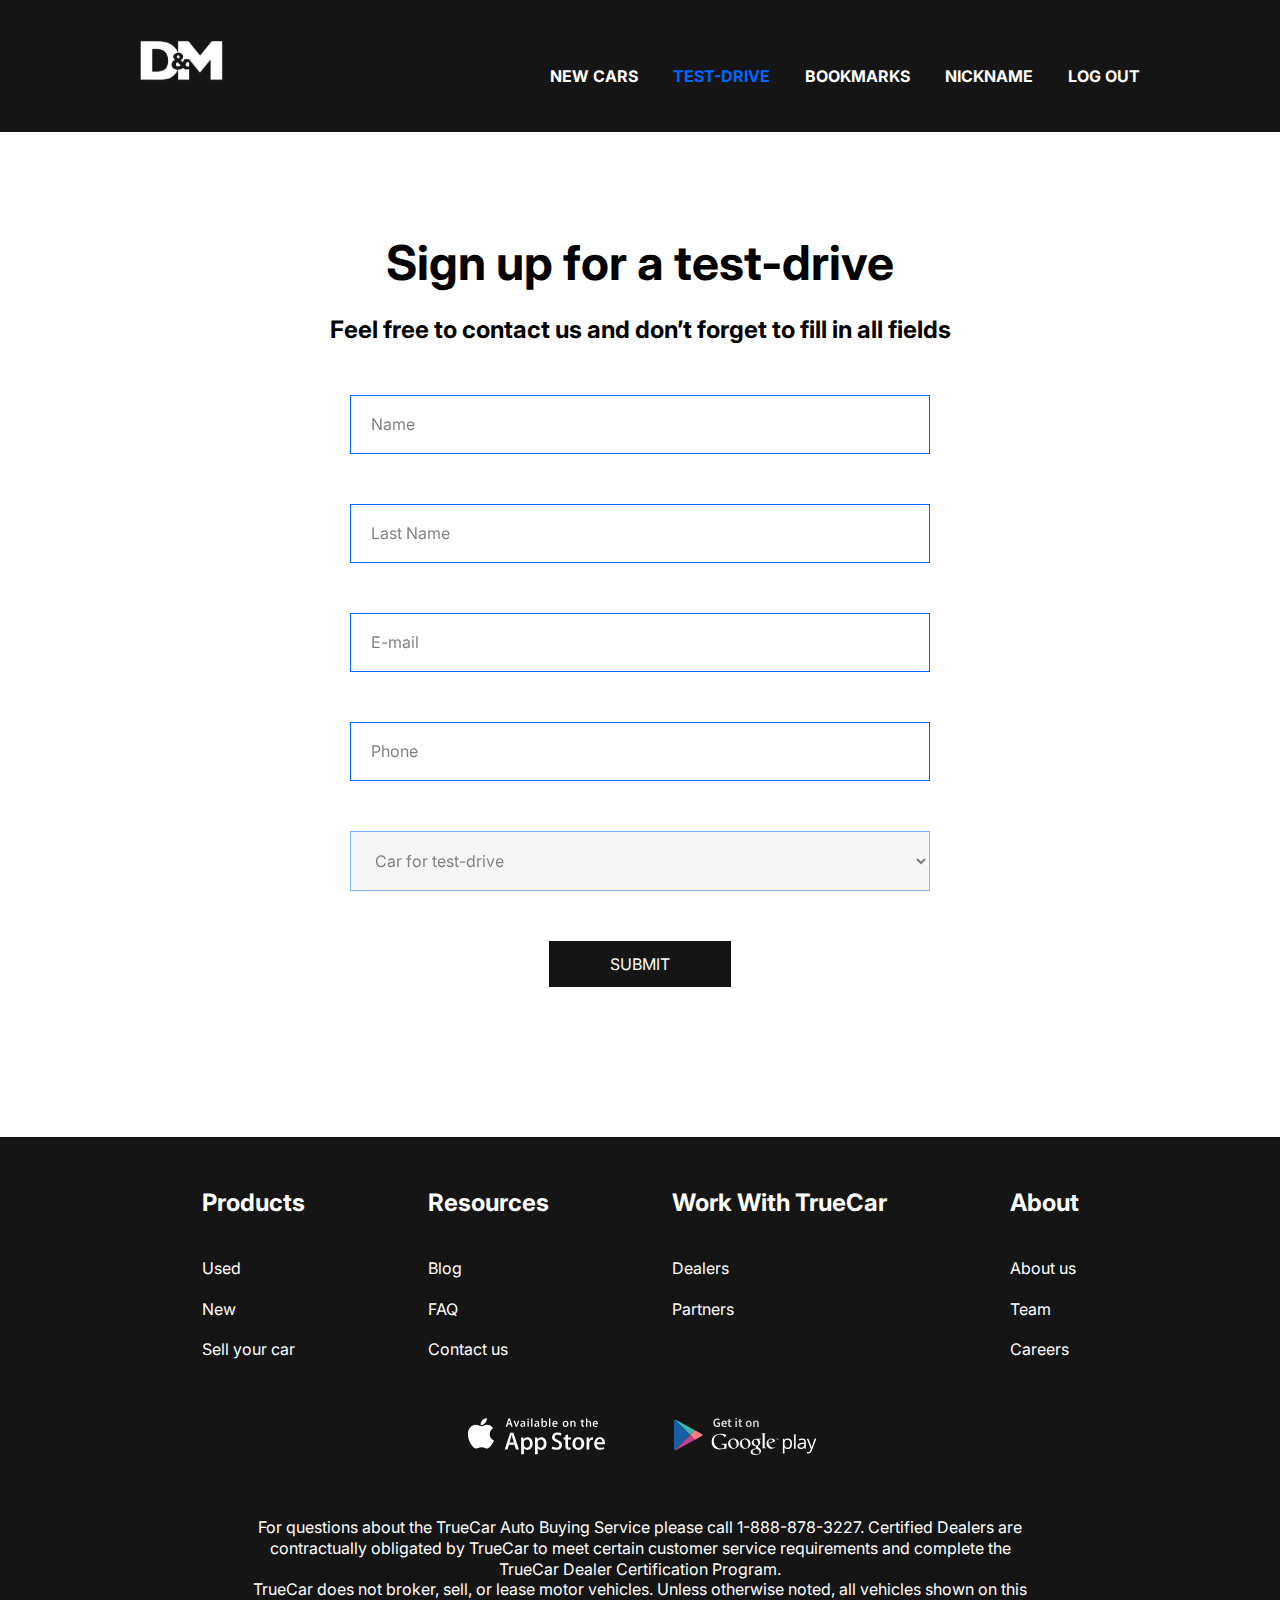
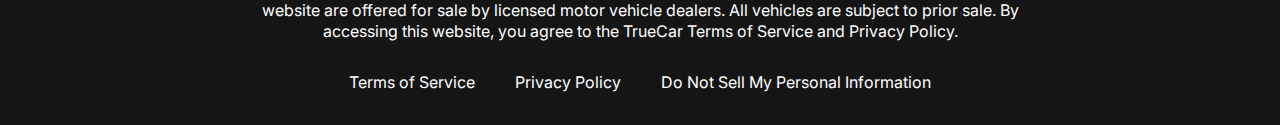
<file: cars shop/test-drive.html>
<!DOCTYPE html>
<html lang="en">

<head>
  <meta charset="UTF-8">
  <meta http-equiv="X-UA-Compatible" content="IE=edge">
  <meta name="viewport" content="width=device-width, initial-scale=1.0">
  <title>Document</title>
  <link rel="preconnect" href="https://fonts.googleapis.com">
  <link rel="preconnect" href="https://fonts.gstatic.com" crossorigin>
  <link href="https://fonts.googleapis.com/css2?family=Inter:wght@400;700&display=swap" rel="stylesheet">
  <link rel="stylesheet" href="css/style.css">
  <link rel="stylesheet" href="css/header.css">
  <link rel="stylesheet" href="css/footer.css">
  <link rel="stylesheet" href="css/test-drive.css">
</head>

<body>
  <div class="wrapper">
    <header class="header">
      <div class="container">
        <div class="header__inner">
          <a class="logo" href="index.html">
            <img class="logo__img" src="images/logo1.svg" alt="">
          </a>
          <nav class="menu">
            <button class="menu__btn">
              <span></span>
              <span></span>
              <span></span>
            </button>
            <ul class="menu__list">
              <li class="menu__list-item">
                <a class="menu__list-link" href="new-cars.html">NEW CARS</a>
              </li>
              <li class="menu__list-item">
                <a class="menu__list-link menu__list-link--active" href="#">TEST-DRIVE</a>
              </li>
              <li class="menu__list-item">
                <a class="menu__list-link" href="bookmarks.html">BOOKMARKS</a>
              </li>
              <li class="menu__list-item">
                <a class="menu__list-link" href="#">NICKNAME</a>
              </li>
              <li class="menu__list-item">
                <a class="menu__list-link" href="#">LOG OUT</a>
              </li>
            </ul>
          </nav>
        </div>
      </div>
    </header>
    <main class="main">
      <section class="contacts">
        <div class="container">
          <h2 class="section-title contacts__title">Sign up for a test-drive</h2>
          <p class="contacts__text">
            Feel free to contact us and don’t forget to fill in all fields
          </p>
          <form class="form" action="#">
            <input class="form__input" type="text" placeholder="Name" required>
            <input class="form__input" type="text" placeholder="Last Name" required>
            <input class="form__input" type="email" placeholder="E-mail" required>
            <input class="form__input" type="tel" placeholder="Phone" required>
            <select name="languages" id="lang" class="form__input form__input-option" required>
              <option value="" disabled selected hidden>Car for test-drive</option>
              <option value="javascript">JavaScript</option>
              <option value="php">PHP</option>
              <option value="java">Java</option>
              <option value="golang">Golang</option>
              <option value="python">Python</option>
              <option value="c#">C#</option>
              <option value="C++">C++</option>
              <option value="erlang">Erlang</option>
            </select>
            <button class="form__btn" type="submit">SUBMIT</button>
          </form>
        </div>
      </section>
    </main>
    <footer class="footer">
      <div class="container">
        <nav class="footer__menu">
          <ul class="footer__menu-list">
            <li class="footer__menu-item">
              <p class="footer__menu-title">Products</p>
            </li>
            <li class="footer__menu-item">
              <a class="footer__menu-link" href="#">Used</a>
            </li>
            <li class="footer__menu-item">
              <a class="footer__menu-link" href="#">New</a>
            </li>
            <li class="footer__menu-item">
              <a class="footer__menu-link" href="#">Sell your car</a>
            </li>
          </ul>
          <ul class="footer__menu-list">
            <li class="footer__menu-item">
              <p class="footer__menu-title">Resources</p>
            </li>
            <li class="footer__menu-item">
              <a class="footer__menu-link" href="#">Blog</a>
            </li>
            <li class="footer__menu-item">
              <a class="footer__menu-link" href="#">FAQ</a>
            </li>
            <li class="footer__menu-item">
              <a class="footer__menu-link" href="#">Contact us</a>
            </li>
          </ul>
          <ul class="footer__menu-list">
            <li class="footer__menu-item">
              <p class="footer__menu-title">Work With TrueCar</p>
            </li>
            <li class="footer__menu-item">
              <a class="footer__menu-link" href="#">Dealers</a>
            </li>
            <li class="footer__menu-item">
              <a class="footer__menu-link" href="#">Partners</a>
            </li>
          </ul>
          <ul class="footer__menu-list">
            <li class="footer__menu-item">
              <p class="footer__menu-title">About</p>
            </li>
            <li class="footer__menu-item">
              <a class="footer__menu-link" href="#">About us</a>
            </li>
            <li class="footer__menu-item">
              <a class="footer__menu-link" href="#">Team</a>
            </li>
            <li class="footer__menu-item">
              <a class="footer__menu-link" href="#">Careers</a>
            </li>
          </ul>
        </nav>
        <ul class="app">
          <li class="app__item">
            <a class="app__item-link" href="#">
              <img class="app__item-img" src="images/appstore.svg" alt="">
            </a>
          </li>
          <li class="app__item">
            <a class="app__item-link" href="#">
              <img class="app__item-img" src="images/googleplay.svg" alt="">
            </a>
          </li>
        </ul>
        <div class="footer__copy">
          <p class="footer__copy-text">
            For questions about the TrueCar Auto Buying Service please call 1-888-878-3227.
            Certified Dealers are contractually obligated by TrueCar to meet certain customer service requirements and
            complete the
            TrueCar Dealer Certification Program.
          </p>
          <p class="footer__copy-text">
            TrueCar does not broker, sell, or lease motor vehicles. Unless otherwise noted, all vehicles shown on this
            website are
            offered for sale by licensed motor vehicle dealers. All vehicles are subject to prior sale. By accessing
            this website,
            you agree to the TrueCar Terms of Service and Privacy Policy.
          </p>
        </div>
        <nav class="copy__nav">
          <ul class="copy__nav-list">
            <li class="copy__nav-item">
              <a class="copy__nav-link" href="#">Terms of Service</a>
            </li>
            <li class="copy__nav-item">
              <a class="copy__nav-link" href="#">Privacy Policy</a>
            </li>
            <li class="copy__nav-item">
              <a class="copy__nav-link" href="#">Do Not Sell My Personal Information</a>
            </li>
          </ul>
        </nav>
      </div>
    </footer>
  </div>
  <script src="js/main.js"></script>
</body>

</html>
</file>
<file: cars shop/css/style.css>
html{
  box-sizing: border-box;
}

*, *::after, *::before{
  box-sizing: inherit;
  margin: 0;
  padding: 0;
}

html,
body{
  height: 100%;
}

ul{
  list-style-type: none;
}

a{
  text-decoration: none;
  color: inherit;
}

.section-title{
  margin-bottom: 50px;
  font-size: 48px;
  font-weight: 700;
  text-align: center;
}

.wrapper {
  min-height: 100%;
  display: flex;
  flex-direction: column;
}

.container{
  max-width: 1020px;
  margin: 0 auto;
  padding: 0 10px;
}

body{
  font-family: 'Inter', sans-serif;
  font-size: 16px;
  font-weight: 400;
  line-height: 1.3;
}

.menu__btn{
  width: 30px;
  height: 20px;
  display: flex;
  flex-direction: column;
  justify-content: space-between;
  padding: 0;
  border: none;
  background-color: transparent;
  cursor: pointer;
  display: none;
}

.menu__btn span{
  height: 2px;
  background-color: #fff;
  width: 100%;
}

@media (max-width: 860px){
  .menu__btn{
    display: flex;
  }
  .menu__btn,
  .logo{
    position: relative;
    z-index: 10;
  }
  .menu__list{
    position: absolute;
    z-index: 5;
    background-color: #151515;
    flex-direction: column;
    align-items: center;
    top: 0;
    left: 0;
    right: 0;
    bottom: 0;
    padding-top: 200px;
    height: 100vh;
    transform: translateY(-100%);
    transition: transform .3s ease;
  }
  .menu__list.menu__list--active{
    transform: translateY(0%);
  }
  .why-buy__list {
    grid-template-columns: repeat(2, 1fr);
    gap: 20px;
  }
  .important__list {
    grid-template-columns: repeat(2, 1fr);
  }
  .tabs__content-item {
    grid-template-columns: repeat(2, 1fr);
  }
  .card__content{
    text-align: center;
  }
}
</file>
<file: cars shop/css/login.css>
.login-popup__container {
    position: absolute;
    top: 50%;
    left: 50%;
    transform: translate(-50%, -50%);
    background: #ffffff;
    width: 400px;
    padding: 20px;
    box-shadow: 0 0 8px rgba(0, 0, 0, 0.5);
}

.login-popup__text {
    font-size: 30px;
    font-weight: 600;
    text-align: center;
}

.login-popup__form {
    margin-top: -20px;
}

.login-popup__data {
    height: 40px;
    width: 100%;
    margin: 30px 0;
    position: relative;
}

.data-input__eye {
    width: 30px;
    cursor: pointer;
    position: absolute;
    right: 10px;
    top: 50%;
    transform: translateY(50%);
}

.login-popup__data-label {
    font-size: 16px;
}

.login-popup__data-input {
    height: 100%;
    width: 100%;
    padding-left: 10px;
    font-size: 17px;
    border: 1px solid lightgrey;
}

.login-popup__data-input :focus {
    border-color: #3498db;
}

.login-popup__button {
    margin: 50px 0 20px 0;
    height: 45px;
    width: 100%;
}

.button__login {
    height: 100%;
    width: 100%;
    background: lightblue;
    border: none;
    color: #fff;
    font-size: 18px;
    font-weight: bold;
    letter-spacing: 1px;
    cursor: pointer;
}

.login-popup__button :hover {
    background: rgb(63, 119, 224);
    transition: all 0.4s;
}

.signup-text {
    text-align: center;
    width: 100%;
}

.text__link {
    color: #3498db;
    text-decoration: none;
}

.text__link:hover {
    text-decoration: underline;
}

.close-elem {
    position: absolute;
    right: 15px;
    top: 15px;
}

.close-elem__btn {
    border-radius: 50%;
    cursor: pointer;
    width: 32px;
    height: 32px;
    padding: 0;
    text-align: center;
    border: 1px solid #00000000;
    background: #fff;
}

.close-elem__btn:hover {
    background: lightblue;
    transition: all 0.4s;
    box-shadow: 0 0 8px rgba(0, 0, 0, 0.2);
}

.btn__inner {
    font-size: 30px;
    font-weight: 600;
    transform: rotate(45deg);
    position: relative;
    top: -1px;
}

.login-popup {
    position: absolute;
    top: 50%;
    left: 50%;
    transform: translate(-50%, -50%) scale(0);
    z-index: 999;
}

.login-popup.active {
    transform: translate(-50%, -50%) scale(1);
    transition: 0.5s all;
}

.login-popup-bg {
    position: absolute;
    width: 100%;
    height: 100%;
    opacity: 0;
    z-index: 998;
    background-color: rgba(0, 0, 0, 0.7);
    transition: 0.5s all;
    pointer-events: none;
}

.login-popup-bg.active {
    opacity: 1;
    pointer-events: all;
    transition: 0.5s all;
}

@media (max-width: 540px) {
    .login-popup__container {
        max-width: 350px;
    }
}

@media (max-width: 420px) {
    .login-popup__container {
        max-width: 300px;
        padding: 20px 10px 10px 10px;
    }

    .login-popup__text {
        font-size: 25px;
    }

    .login-popup__data-label {
        font-size: 16px;
    }

    .login-popup__data {
        height: 40px;
        margin: 30px 0;
    }

    .login-popup__button {
        margin: 50px 0 20px 0;
        height: 40px;
        width: 100%;
    }

    .button__login {
        font-size: 16px;
    }

    .close-elem {
        right: 10px;
        top: 10px;
    }
}

@media (max-width: 320px) {
    .login-popup__container {
        max-width: 280px;
    }
}
</file>
<file: cars shop/css/registration.css>
.registration-popup__container {
  position: absolute;
  top: 50%;
  left: 50%;
  transform: translate(-50%, -50%);
  background: #ffffff;
  width: 400px;
  padding: 20px;
  box-shadow: 0 0 8px rgba(0, 0, 0, 0.5);
}

.registration-popup__text {
  font-size: 30px;
  font-weight: 600;
  text-align: center;
}

.registration-popup__form {
  margin-top: -20px;
}

.registration-popup__data {
  height: 40px;
  width: 100%;
  margin: 30px 0;
  position: relative;
}

.data-input__eye {
  width: 30px;
  cursor: pointer;
  position: absolute;
  right: 10px;
  top: 50%;
  transform: translateY(50%);
}

.registration-popup__data-label {
  font-size: 16px;
}

.registration-popup__data-input {
  height: 100%;
  width: 100%;
  padding-left: 10px;
  font-size: 17px;
  border: 1px solid lightgrey;
}

.registration-popup__data-input:focus {
  border-color: #3498db;
}

.registration-popup__button {
  margin: 50px 0 20px 0;
  height: 45px;
  width: 100%;
}

.button__register {
  height: 100%;
  width: 100%;
  background: lightblue;
  border: none;
  color: #fff;
  font-size: 18px;
  font-weight: bold;
  letter-spacing: 1px;
  cursor: pointer;
}

.registration-popup__button :hover {
  background: rgb(63, 119, 224);
  transition: all 0.4s;
}

.text-login {
  text-align: center;
  width: 100%;
}

.login__link {
  color: #3498db;
  text-decoration: none;
}

.login__link:hover {
  text-decoration: underline;
}

.close-elem {
  position: absolute;
  right: 15px;
  top: 15px;
}

.close-elem__button {
  border-radius: 50%;
  cursor: pointer;
  width: 32px;
  height: 32px;
  padding: 0;
  text-align: center;
  border: 1px solid #00000000;
  background: #fff;
}

.close-elem__button:hover {
  background: lightblue;
  transition: all 0.4s;
  box-shadow: 0 0 8px rgba(0, 0, 0, 0.2);
}

.button__inner {
  font-size: 30px;
  font-weight: 600;
  transform: rotate(45deg);
  position: relative;
  top: -1px;
}

.registration-popup {
  position: absolute;
  top: 50%;
  left: 50%;
  transform: translate(-50%, -50%) scale(0);
  z-index: 999;
}

.registration-popup.active {
  transform: translate(-50%, -50%) scale(1);
  transition: 0.5s all;
}

.registration-popup-bg {
  position: absolute;
  width: 100%;
  height: 100%;
  opacity: 0;
  z-index: 998;
  background-color: rgba(0, 0, 0, 0.7);
  transition: 0.5s all;
  pointer-events: none;
}

.registration-popup-bg.active {
  opacity: 1;
  pointer-events: all;
  transition: 0.5s all;
}

@media (max-width: 540px) {
  .registration-popup__container {
    max-width: 350px;
  }
}

@media (max-width: 420px) {
  .registration-popup__container {
    max-width: 300px;
    padding: 20px 10px 10px 10px;
  }

  .registration-popup__text {
    font-size: 25px;
  }

  .registration-popup__data-label {
    font-size: 16px;
  }

  .registration-popup__data {
    height: 40px;
    margin: 30px 0;
  }

  .registration-popup__button {
    margin: 50px 0 20px 0;
    height: 40px;
    width: 100%;
  }

  .button__register {
    font-size: 16px;
  }

  .close-elem {
    right: 10px;
    top: 10px;
  }
}

@media (max-width: 320px) {
  .registration-popup__container {
    max-width: 280px;
  }
}
</file>
<file: cars shop/css/header.css>
.header {
  background-color: #151515;
}

.header-main {
  background-color: transparent;
  position: absolute;
  z-index: 10;
  left: 0;
  right: 0;
}

.header__inner {
  padding-top: 40px;
  padding-bottom: 45px;
  display: flex;
  justify-content: space-between;
  align-items: flex-end;
}

.menu__list {
  display: flex;
  gap: 35px;
}

.menu__list-link {
  color: #fff;
  text-transform: uppercase;
  font-weight: 700;
}

.menu__list-link--active {
  color: #0066FF;
}

.menu__list-link:hover {
  color: #0066FF;
  transition: 0.5s all;
}
</file>
<file: cars shop/css/footer.css>
.footer {
  background-color: #151515;
  padding: 50px 0 32px;
  color: #fff;
}

.footer__menu {
  display: flex;
  justify-content: space-around;
  margin-bottom: 50px;
}

.footer__menu-list {
  max-width: 250px;
}

.footer__menu-title {
  font-size: 24px;
  font-weight: 700;
  padding-bottom: 20px;
}

.footer__menu-item+.footer__menu-item {
  padding-top: 20px;
}

.app {
  display: flex;
  justify-content: center;
  gap: 40px;
  margin-bottom: 52px;
}

.footer__copy {
  max-width: 800px;
  margin: 0 auto 30px;
  text-align: center;
}

.copy__nav-list {
  display: flex;
  justify-content: center;
  gap: 40px;
}

@media (max-width: 1180px) {
  .important__list {
    gap: 30px 20px;
  }

  .important__item-img {
    width: 100%;
  }

  .tabs__content-item {
    grid-template-columns: repeat(3, 1fr);
  }

  .card__bookmark {
    top: 10px;
  }
}

@media (max-width: 1040px) {
  .video__content {
    width: 100%;
  }

  .tabs__btn {
    padding: 0 0 50px;
    gap: 20px;
  }
}


@media (max-width: 860px) {
  .menu__btn {
    display: flex;
  }

  .menu__btn,
  .logo {
    position: relative;
    z-index: 10;
  }

  .menu__list {
    position: absolute;
    z-index: 5;
    background-color: #151515;
    flex-direction: column;
    align-items: center;
    top: 0;
    left: 0;
    right: 0;
    bottom: 0;
    padding-top: 200px;
    height: 100vh;
    transform: translateY(-100%);
    transition: transform .3s ease;
  }

  .menu__list.menu__list--active {
    transform: translateY(0%);
  }

  .why-buy__list {
    grid-template-columns: repeat(2, 1fr);
    gap: 20px;
  }

  .important__list {
    grid-template-columns: repeat(2, 1fr);
  }

  .tabs__content-item {
    grid-template-columns: repeat(2, 1fr);
  }

  .card__content {
    text-align: center;
  }
}


@media (max-width: 768px) {
  .title {
    font-size: 46px;
  }

  .top__link {
    padding: 16px;
    max-width: 360px;
    font-size: 28px;
  }

  .swiper-pagination-bullet {
    width: 60px;
  }

  .swiper-pagination-bullet-active {
    height: 4px;
  }

  .video__content {
    height: 400px;
  }

  .footer__menu {
    display: grid;
    grid-template-columns: repeat(2, 1fr);
    gap: 40px;
  }
}

@media (max-width: 650px) {
  .tabs__content-item {
    grid-template-columns: repeat(1, 1fr);
  }

  .tabs__btn-item {
    font-size: 18px;
  }

  .blog__items {
    grid-template-columns: repeat(1, 1fr);
  }

  .contacts {
    padding: 50px 0;
  }

  .form__input {
    width: 100%;
    margin-bottom: 30px;
  }

  .contacts__text {
    padding: 0;
  }
}

@media (max-width: 540px) {
  .title {
    font-size: 40px;
  }

  .top__link {
    max-width: 310px;
    font-size: 24px;
  }

  .swiper-pagination-horizontal.swiper-pagination-bullets .swiper-pagination-bullet {
    margin: 0 10px;
  }

  .swiper-pagination-bullet {
    width: 35px;
  }

  .why-buy__list {
    grid-template-columns: repeat(1, 1fr);
  }

  .why-buy {
    padding: 50px 0;
  }

  .section-title {
    font-size: 34px;
  }

  .how__does-list {
    padding: 30px 0 40px;
  }

  .how-does {
    padding-bottom: 50px;
  }

  .video {
    padding-bottom: 50px;
  }

  .video__content {
    height: 200px;
  }

  .how__does-item {
    padding: 65px 0 19px 0;
    margin-right: auto;
  }

  .how__does-item::before {
    right: 0;
    margin: 0 auto;
    width: 50px;
    height: 50px;
    font-size: 32px;
  }

  .important__list {
    grid-template-columns: repeat(1, 1fr);
  }

  .app,
  .copy__nav-list {
    flex-direction: column;
    align-items: center;
  }

  .copy__nav-list {
    gap: 20px;
  }

  .blod__item-title {
    margin-bottom: 10px;
  }

  .blod__item-link {
    margin-left: auto;
  }

  .tabs__btn {
    flex-direction: column;
  }

  .choose {
    padding: 50px 0;
  }

  .tabs__content-item {
    gap: 40px;
  }

  .blog {
    padding-bottom: 50px;
  }
}
</file>
<file: cars shop/css/index.css>
.main {
  flex-grow: 1;
}

.top {
  color: #fff;
  text-align: center;
  padding-bottom: 50px;
  position: absolute;
  z-index: 5;
  left: 50%;
  top: 50%;
  transform: translate(-50%, -50%);
}

.title {
  padding-bottom: 40px;
  font-size: 48px;
  font-weight: 700;
}

.top__link {
  background-color: #151515;
  padding: 23px;
  max-width: 400px;
  width: 100%;
  display: inline-block;
  text-transform: uppercase;
  font-size: 36px;
  font-weight: 700;
  transition: 0.5s ease;
}

.top__link:hover {
  color: #151515;
  background-color: #fff;
}

.swiper::after {
  content: '';
  background: rgba(21, 21, 21, .3);
  position: absolute;
  z-index: 5;
  left: 0;
  right: 0;
  bottom: 0;
  top: 0;
}

.swiper-slide {
  background-repeat: no-repeat;
  background-size: cover;
  background-position: center;
  height: 100vh;
}

.swiper-pagination-bullet {
  width: 120px;
  height: 3px;
  background-color: #151515;
  border-radius: 0;
  opacity: 1;
}


.swiper-pagination-horizontal.swiper-pagination-bullets .swiper-pagination-bullet {
  margin: 0 15px;
}


.swiper-pagination-bullets.swiper-pagination-horizontal {
  bottom: 50px;
}

.swiper-pagination-bullet-active {
  height: 6px;
  background-color: #fff;
}

.why-buy {
  padding: 150px 0;
}

.why-buy__list {
  display: grid;
  grid-template-columns: repeat(4, 1fr);
  gap: 40px;
  text-align: center;
}

.why-buy__item-img {
  margin-bottom: 30px;
}

.why-buy__item-title {
  margin-bottom: 30px;
  font-size: 24px;
  font-weight: 700;
  ;
}

.why-buy__item-text {
  text-align: left;
}

.video {
  padding-bottom: 150px;
}

.video__title {
  margin-bottom: 20px;
}

.video__text {
  font-size: 24px;
  font-weight: 700;
  margin-bottom: 50px;
  text-align: center;
}

.video__content {
  margin: 0 auto;
  display: block;
}

.important {
  padding-bottom: 150px;
}

.important__title {
  margin-bottom: 20px;
}

.important__text {
  max-width: 580px;
  margin: 0 auto 50px;
}

.important__list {
  display: grid;
  grid-template-columns: repeat(4, 1fr);
  grid-column-gap: 10px;
}

.important__item-img {
  margin-bottom: 20px;
  width: 100%;
}

@media (max-width: 1180px) {
  .important__list {
    gap: 30px 20px;
  }

  .important__item-img {
    width: 100%;
  }

  .tabs__content-item {
    grid-template-columns: repeat(3, 1fr);
  }

  .card__bookmark {
    top: 10px;
  }
}

@media (max-width: 1040px) {
  .video__content {
    width: 100%;
  }

  .tabs__btn {
    padding: 0 0 50px;
    gap: 20px;
  }
}


@media (max-width: 860px) {
  .menu__btn {
    display: flex;
  }

  .menu__btn,
  .logo {
    position: relative;
    z-index: 10;
  }

  .menu__list {
    position: absolute;
    z-index: 5;
    background-color: #151515;
    flex-direction: column;
    align-items: center;
    top: 0;
    left: 0;
    right: 0;
    bottom: 0;
    padding-top: 200px;
    height: 100vh;
    transform: translateY(-100%);
    transition: transform .3s ease;
  }

  .menu__list.menu__list--active {
    transform: translateY(0%);
  }

  .why-buy__list {
    grid-template-columns: repeat(2, 1fr);
    gap: 20px;
  }

  .important__list {
    grid-template-columns: repeat(2, 1fr);
  }

  .tabs__content-item {
    grid-template-columns: repeat(2, 1fr);
  }

  .card__content {
    text-align: center;
  }
}


@media (max-width: 768px) {
  .title {
    font-size: 46px;
  }

  .top__link {
    padding: 16px;
    max-width: 360px;
    font-size: 28px;
  }

  .swiper-pagination-bullet {
    width: 60px;
  }

  .swiper-pagination-bullet-active {
    height: 4px;
  }

  .video__content {
    height: 400px;
  }

  .footer__menu {
    display: grid;
    grid-template-columns: repeat(2, 1fr);
    gap: 40px;
  }
}

@media (max-width: 650px) {
  .tabs__content-item {
    grid-template-columns: repeat(1, 1fr);
  }

  .tabs__btn-item {
    font-size: 18px;
  }

  .blog__items {
    grid-template-columns: repeat(1, 1fr);
  }

  .contacts {
    padding: 50px 0;
  }

  .form__input {
    width: 100%;
    margin-bottom: 30px;
  }

  .contacts__text {
    padding: 0;
  }
}

@media (max-width: 540px) {
  .title {
    font-size: 40px;
  }

  .top__link {
    max-width: 310px;
    font-size: 24px;
  }

  .swiper-pagination-horizontal.swiper-pagination-bullets .swiper-pagination-bullet {
    margin: 0 10px;
  }

  .swiper-pagination-bullet {
    width: 35px;
  }

  .why-buy__list {
    grid-template-columns: repeat(1, 1fr);
  }

  .why-buy {
    padding: 50px 0;
  }

  .section-title {
    font-size: 34px;
  }

  .how__does-list {
    padding: 30px 0 40px;
  }

  .how-does {
    padding-bottom: 50px;
  }

  .video {
    padding-bottom: 50px;
  }

  .video__content {
    height: 200px;
  }

  .how__does-item {
    padding: 65px 0 19px 0;
    margin-right: auto;
  }

  .how__does-item::before {
    right: 0;
    margin: 0 auto;
    width: 50px;
    height: 50px;
    font-size: 32px;
  }

  .important__list {
    grid-template-columns: repeat(1, 1fr);
  }

  .app,
  .copy__nav-list {
    flex-direction: column;
    align-items: center;
  }

  .copy__nav-list {
    gap: 20px;
  }

  .blod__item-title {
    margin-bottom: 10px;
  }

  .blod__item-link {
    margin-left: auto;
  }

  .tabs__btn {
    flex-direction: column;
  }

  .choose {
    padding: 50px 0;
  }

  .tabs__content-item {
    gap: 40px;
  }

  .blog {
    padding-bottom: 50px;
  }
}
</file>
<file: cars shop/css/bookmarks.css>
.bookmarks-main{
    flex-grow: 1;
    background-color: #BDCFD3;
}

.bookmarks{
    max-width: 1020px;
    margin: 0 auto;
    padding-top: 30px;
    margin-bottom: 190px;
    position: relative;
}

.bookmarks__title{
    font-size: 48px;
    font-weight: 700;
    position: absolute;
    left: 10px;
}

.bookmarks__item{
    width: 100%;
    background-color: #fff;
    padding: 10px 20px 10px 10px;
    display: flex;
    gap: 30px;
    border-bottom: 2px solid gray;
}

.item-first{
    margin-top: 150px;
}

.item__image{
    height: 100%;
    width: 100%;
}

.bookmarks__item-car-name{
    font-size: 22px;
    font-weight: 700;
    width: 45%;
}

.item__link{
    transition: 0.3s ease;
}

.item__link:hover{
    color: #0066FF;
}

.bookmarks__item-short-desc{
    font-size: 18px;
    word-break: break-all;
}

.bookmarks__item-price{
    font-size: 24px;
    display: flex;
    justify-content: flex-start;
}

.item__trash{
    width: 20px;
    height: 25px;
}

.item__trash:hover{
    -webkit-filter: sepia(1) hue-rotate(320deg) saturate(10);
    filter: sepia(1) hue-rotate(320deg) saturate(10);  
    cursor: pointer;
}

.bookmarks__item-delete-icon{
    padding-top: 5px;
}

@media (max-width: 1020px){
    .bookmarks__title{
        font-size: 38px;
    }
    .bookmarks__item-car-name{
        font-size: 18px;
        font-weight: 600;
    }
    .bookmarks__item-short-desc{
        font-size: 16px;
    }
    .bookmarks__item-price{
        font-size: 18px;
    }

}

@media (max-width: 700px) {
    .bookmarks__item{
        display: flex;
        flex-direction: column;
        position: relative;
        gap: 5px;
    }
    .bookmarks__item-image{
        order: 3;
        padding: 5px 0;
    }
    .bookmarks__item-delete-icon{
        position: absolute;
        right: 10px;
        top: 10px;
    }
    .bookmarks__item-short-desc{
        order: 4;
    }
    .bookmarks__title{
        font-size: 28px;
    }
    .item-first{
        margin-top: 100px;
    }
}

@media (max-width: 430px) {
    .bookmarks__item-car-name{
        width: 100%;
    }
}

@media (max-width: 340px) {
    .bookmarks__item-short-desc{
        font-size: 14px;
    }
}
</file>
<file: cars shop/css/car-details.css>
.details-main {
    flex-grow: 1;
    background-color: #BDCFD3;
}

.details__container {
    max-width: 1020px;
    margin: 0 auto;
    padding: 0 10px;
}

.details__window {
    width: 100%;
    background-color: #fff;
    height: 100%;
    margin-top: 100px;
    margin-bottom: 40px;
    padding: 20px 20px 20px 40px;
    position: relative;
}

.window__line {
    border: 1px solid #D9D9D9;
    margin-bottom: 28px;
    margin-top: 10px;
}

.window__bookmark {
    position: absolute;
    top: 20px;
    right: 20px;
    width: 25px;
    height: 32px;
}

.window__bookmark:hover {
    cursor: pointer;
}

.window__center {
    display: flex;
    width: 100%;
    gap: 20px;
}

.center__text {
    text-align: center;
}

.center__text-price {
    margin-top: 50px;
    margin-bottom: 20px;
    font-size: 30px;
}

.center__text-desc {
    font-size: 18px;
}

.window__description-title {
    margin-bottom: 25px;
}

.window__description-text {
    padding-right: 200px;
    word-break: break-all;
    font-size: 20px;
}

@media (max-width: 1040px) {
    .window__center {
        flex-direction: column;
        gap: 5px;
    }

    .details__window {
        display: block;

    }

    .center-image {
        width: 100%;
    }

    .center__text {
        order: 1;
    }

    .window__description-text {
        padding-right: 0px;
    }

    .center__text-price {
        margin-top: 20px;
    }
}

@media (max-width:470px) {
    .window__title {
        font-size: 18px;
    }

    .center__text-price {
        font-size: 20px;
    }

    .window__bookmark {
        position: absolute;
        top: 10px;
        right: 10px;
    }

    .details__window {
        padding-left: 20px;
    }

    .window__description-title {
        margin-bottom: 20px;
        font-size: 22px;
    }

    .window__description-text {
        font-size: 18px;
    }
}
</file>
<file: cars shop/css/new-cars.css>
.showmore-link {
  text-transform: uppercase;
  background-color: #151515;
  padding: 13px;
  color: #fff;
  width: 225px;
  margin: 0 auto;
  text-align: center;
  display: block;
}

.choose {
  padding: 100px 0 150px;
}

.tabs {
  margin-bottom: 70px;
}

.tabs__btn {
  padding: 0 0 100px;
  display: flex;
  justify-content: space-between;
}

.tabs__btn-item {
  font-size: 24px;
  font-weight: 700;
  cursor: pointer;
  border: none;
  background-color: transparent;
  padding: 0;
}

.tabs__btn-item--active {
  color: #0066FF;
}

.tabs__content-item {
  display: none;
  grid-template-columns: repeat(4, 1fr);
  gap: 100px 40px;
}

.tabs__content-item.tabs__content-item--active {
  display: grid;
}

.card {
  text-align: center;
}

.card__content {
  text-align: start;
  padding: 0 5px;
  border: 1px solid #0066FF;
  border-top: 0;
  position: relative;
}

.card__img {
  display: block;
}

.card__title {
  padding-top: 20px;
  font-size: 20px;
  font-weight: 700;
  margin-bottom: 20px;
}

.card__text {
  margin-bottom: 20px;
  font-weight: 700;
  font-size: 24px;
}

.card__bookmark {
  position: absolute;
  top: 60px;
  right: 10px;
  width: 25px;
}

.card__bookmark:hover {
  cursor: pointer;
}

.card__price {
  margin-bottom: 20px;
  margin-bottom: 20px;
  font-weight: 500;
  font-size: 20px;
}

.card__link {
  display: block;
  color: #0066FF;
  border: 1px solid #0066FF;
  border-top: 0;
}

.card__img {
  width: 100%;
}

@media (max-width: 1180px) {
  .important__list {
    gap: 30px 20px;
  }

  .important__item-img {
    width: 100%;
  }

  .tabs__content-item {
    grid-template-columns: repeat(3, 1fr);
  }

  .card__bookmark {
    top: 10px;
  }
}

@media (max-width: 1040px) {
  .video__content {
    width: 100%;
  }

  .tabs__btn {
    padding: 0 0 50px;
    gap: 20px;
  }
}


@media (max-width: 860px) {
  .menu__btn {
    display: flex;
  }

  .menu__btn,
  .logo {
    position: relative;
    z-index: 10;
  }

  .menu__list {
    position: absolute;
    z-index: 5;
    background-color: #151515;
    flex-direction: column;
    align-items: center;
    top: 0;
    left: 0;
    right: 0;
    bottom: 0;
    padding-top: 200px;
    height: 100vh;
    transform: translateY(-100%);
    transition: transform .3s ease;
  }

  .menu__list.menu__list--active {
    transform: translateY(0%);
  }

  .why-buy__list {
    grid-template-columns: repeat(2, 1fr);
    gap: 20px;
  }

  .important__list {
    grid-template-columns: repeat(2, 1fr);
  }

  .tabs__content-item {
    grid-template-columns: repeat(2, 1fr);
  }

  .card__content {
    text-align: center;
  }
}


@media (max-width: 768px) {
  .title {
    font-size: 46px;
  }

  .top__link {
    padding: 16px;
    max-width: 360px;
    font-size: 28px;
  }

  .swiper-pagination-bullet {
    width: 60px;
  }

  .swiper-pagination-bullet-active {
    height: 4px;
  }

  .video__content {
    height: 400px;
  }

  .footer__menu {
    display: grid;
    grid-template-columns: repeat(2, 1fr);
    gap: 40px;
  }
}

@media (max-width: 650px) {
  .tabs__content-item {
    grid-template-columns: repeat(1, 1fr);
  }

  .tabs__btn-item {
    font-size: 18px;
  }

  .blog__items {
    grid-template-columns: repeat(1, 1fr);
  }

  .contacts {
    padding: 50px 0;
  }

  /* select.form__input{
    width: 100vh;
  } */
  .form__input {
    width: 100%;
    margin-bottom: 30px;
  }

  .contacts__text {
    padding: 0;
  }
}

@media (max-width: 540px) {
  .title {
    font-size: 40px;
  }

  .top__link {
    max-width: 310px;
    font-size: 24px;
  }

  .swiper-pagination-horizontal.swiper-pagination-bullets .swiper-pagination-bullet {
    margin: 0 10px;
  }

  .swiper-pagination-bullet {
    width: 35px;
  }

  .why-buy__list {
    grid-template-columns: repeat(1, 1fr);
  }

  .why-buy {
    padding: 50px 0;
  }

  .section-title {
    font-size: 34px;
  }

  .how__does-list {
    padding: 30px 0 40px;
  }

  .how-does {
    padding-bottom: 50px;
  }

  .video {
    padding-bottom: 50px;
  }

  .video__content {
    height: 200px;
  }

  .how__does-item {
    padding: 65px 0 19px 0;
    margin-right: auto;
  }

  .how__does-item::before {
    right: 0;
    margin: 0 auto;
    width: 50px;
    height: 50px;
    font-size: 32px;
  }

  .important__list {
    grid-template-columns: repeat(1, 1fr);
  }

  .app,
  .copy__nav-list {
    flex-direction: column;
    align-items: center;
  }

  .copy__nav-list {
    gap: 20px;
  }

  .blod__item-title {
    margin-bottom: 10px;
  }

  .blod__item-link {
    margin-left: auto;
  }

  .tabs__btn {
    flex-direction: column;
  }

  .choose {
    padding: 50px 0;
  }

  .tabs__content-item {
    gap: 40px;
  }

  .blog {
    padding-bottom: 50px;
  }
}

@media (max-width: 1180px) {
  .important__list {
    gap: 30px 20px;
  }

  .important__item-img {
    width: 100%;
  }

  .tabs__content-item {
    grid-template-columns: repeat(3, 1fr);
  }

  .card__bookmark {
    top: 10px;
  }
}

@media (max-width: 1040px) {
  .video__content {
    width: 100%;
  }

  .tabs__btn {
    padding: 0 0 50px;
    gap: 20px;
  }
}


@media (max-width: 860px) {
  .menu__btn {
    display: flex;
  }

  .menu__btn,
  .logo {
    position: relative;
    z-index: 10;
  }

  .menu__list {
    position: absolute;
    z-index: 5;
    background-color: #151515;
    flex-direction: column;
    align-items: center;
    top: 0;
    left: 0;
    right: 0;
    bottom: 0;
    padding-top: 200px;
    height: 100vh;
    transform: translateY(-100%);
    transition: transform .3s ease;
  }

  .menu__list.menu__list--active {
    transform: translateY(0%);
  }

  .why-buy__list {
    grid-template-columns: repeat(2, 1fr);
    gap: 20px;
  }

  .important__list {
    grid-template-columns: repeat(2, 1fr);
  }

  .tabs__content-item {
    grid-template-columns: repeat(2, 1fr);
  }

  .card__content {
    text-align: center;
  }
}


@media (max-width: 768px) {
  .title {
    font-size: 46px;
  }

  .top__link {
    padding: 16px;
    max-width: 360px;
    font-size: 28px;
  }

  .swiper-pagination-bullet {
    width: 60px;
  }

  .swiper-pagination-bullet-active {
    height: 4px;
  }

  .video__content {
    height: 400px;
  }

  .footer__menu {
    display: grid;
    grid-template-columns: repeat(2, 1fr);
    gap: 40px;
  }
}

@media (max-width: 650px) {
  .tabs__content-item {
    grid-template-columns: repeat(1, 1fr);
  }

  .tabs__btn-item {
    font-size: 18px;
  }

  .blog__items {
    grid-template-columns: repeat(1, 1fr);
  }

  .contacts {
    padding: 50px 0;
  }

  /* select.form__input{
    width: 100vh;
  } */
  .form__input {
    width: 100%;
    margin-bottom: 30px;
  }

  .contacts__text {
    padding: 0;
  }
}

@media (max-width: 540px) {
  .title {
    font-size: 40px;
  }

  .top__link {
    max-width: 310px;
    font-size: 24px;
  }

  .swiper-pagination-horizontal.swiper-pagination-bullets .swiper-pagination-bullet {
    margin: 0 10px;
  }

  .swiper-pagination-bullet {
    width: 35px;
  }

  .why-buy__list {
    grid-template-columns: repeat(1, 1fr);
  }

  .why-buy {
    padding: 50px 0;
  }

  .section-title {
    font-size: 34px;
  }

  .how__does-list {
    padding: 30px 0 40px;
  }

  .how-does {
    padding-bottom: 50px;
  }

  .video {
    padding-bottom: 50px;
  }

  .video__content {
    height: 200px;
  }

  .how__does-item {
    padding: 65px 0 19px 0;
    margin-right: auto;
  }

  .how__does-item::before {
    right: 0;
    margin: 0 auto;
    width: 50px;
    height: 50px;
    font-size: 32px;
  }

  .important__list {
    grid-template-columns: repeat(1, 1fr);
  }

  .app,
  .copy__nav-list {
    flex-direction: column;
    align-items: center;
  }

  .copy__nav-list {
    gap: 20px;
  }

  .blod__item-title {
    margin-bottom: 10px;
  }

  .blod__item-link {
    margin-left: auto;
  }

  .tabs__btn {
    flex-direction: column;
  }

  .choose {
    padding: 50px 0;
  }

  .tabs__content-item {
    gap: 40px;
  }

  .blog {
    padding-bottom: 50px;
  }
}
</file>
<file: cars shop/css/test-drive.css>
.contacts {
  padding: 100px 0 150px;
}

.contacts__title {
  margin-bottom: 20px;
}

.contacts__text {
  text-align: center;
  font-weight: 700;
  font-size: 24px;
  margin-bottom: 50px;
  padding: 0 100px;
}

form {
  max-width: 580px;
  margin: 0 auto;
  display: block;
}

.form__input {
  width: 100%;
  padding: 18px 20px;
  /* display: block; */
  border: 1px solid #0066FF;
  margin-bottom: 50px;
  font-family: 'Inter', sans-serif;
  font-size: 16px;
  font-weight: 400;
  line-height: 1.3;
  color: #000;
}

.form__input-option:invalid {
  font-size: 16px;
  font-weight: 400;
  line-height: 1.3;
  color: #000;
  opacity: 0.5;
}

.form__input::placeholder,
.form__textarea::placeholder {
  font-family: 'Inter', sans-serif;
  font-size: 16px;
  font-weight: 400;
  line-height: 1.3;
  color: #000;
  opacity: 0.5;
}

.form__btn {
  text-transform: uppercase;
  color: #fff;
  background-color: #151515;
  font-family: 'Inter', sans-serif;
  font-size: 16px;
  font-weight: 400;
  padding: 13px 61px;
  margin: 0 auto;
  border: none;
  display: flex;
  justify-content: center;
  transition: 0.3s ease;
}

.form__btn:hover {
  color: #fff;
  background-color: #0066FF;
  cursor: pointer;
}

@media (max-width: 1180px) {
  .important__list {
    gap: 30px 20px;
  }

  .important__item-img {
    width: 100%;
  }

  .tabs__content-item {
    grid-template-columns: repeat(3, 1fr);
  }

  .card__bookmark {
    top: 10px;
  }
}

@media (max-width: 1040px) {
  .video__content {
    width: 100%;
  }

  .tabs__btn {
    padding: 0 0 50px;
    gap: 20px;
  }
}


@media (max-width: 860px) {
  .menu__btn {
    display: flex;
  }

  .menu__btn,
  .logo {
    position: relative;
    z-index: 10;
  }

  .menu__list {
    position: absolute;
    z-index: 5;
    background-color: #151515;
    flex-direction: column;
    align-items: center;
    top: 0;
    left: 0;
    right: 0;
    bottom: 0;
    padding-top: 200px;
    height: 100vh;
    transform: translateY(-100%);
    transition: transform .3s ease;
  }

  .menu__list.menu__list--active {
    transform: translateY(0%);
  }

  .why-buy__list {
    grid-template-columns: repeat(2, 1fr);
    gap: 20px;
  }

  .important__list {
    grid-template-columns: repeat(2, 1fr);
  }

  .tabs__content-item {
    grid-template-columns: repeat(2, 1fr);
  }

  .card__content {
    text-align: center;
  }
}


@media (max-width: 768px) {
  .title {
    font-size: 46px;
  }

  .top__link {
    padding: 16px;
    max-width: 360px;
    font-size: 28px;
  }

  .swiper-pagination-bullet {
    width: 60px;
  }

  .swiper-pagination-bullet-active {
    height: 4px;
  }

  .video__content {
    height: 400px;
  }

  .footer__menu {
    display: grid;
    grid-template-columns: repeat(2, 1fr);
    gap: 40px;
  }
}

@media (max-width: 650px) {
  .tabs__content-item {
    grid-template-columns: repeat(1, 1fr);
  }

  .tabs__btn-item {
    font-size: 18px;
  }

  .blog__items {
    grid-template-columns: repeat(1, 1fr);
  }

  .contacts {
    padding: 50px 0;
  }

  /* select.form__input{
      width: 100vh;
    } */
  .form__input {
    width: 100%;
    margin-bottom: 30px;
  }

  .contacts__text {
    padding: 0;
  }
}

@media (max-width: 540px) {
  .title {
    font-size: 40px;
  }

  .top__link {
    max-width: 310px;
    font-size: 24px;
  }

  .swiper-pagination-horizontal.swiper-pagination-bullets .swiper-pagination-bullet {
    margin: 0 10px;
  }

  .swiper-pagination-bullet {
    width: 35px;
  }

  .why-buy__list {
    grid-template-columns: repeat(1, 1fr);
  }

  .why-buy {
    padding: 50px 0;
  }

  .section-title {
    font-size: 34px;
  }

  .how__does-list {
    padding: 30px 0 40px;
  }

  .how-does {
    padding-bottom: 50px;
  }

  .video {
    padding-bottom: 50px;
  }

  .video__content {
    height: 200px;
  }

  .how__does-item {
    padding: 65px 0 19px 0;
    margin-right: auto;
  }

  .how__does-item::before {
    right: 0;
    margin: 0 auto;
    width: 50px;
    height: 50px;
    font-size: 32px;
  }

  .important__list {
    grid-template-columns: repeat(1, 1fr);
  }

  .app,
  .copy__nav-list {
    flex-direction: column;
    align-items: center;
  }

  .copy__nav-list {
    gap: 20px;
  }

  .blod__item-title {
    margin-bottom: 10px;
  }

  .blod__item-link {
    margin-left: auto;
  }

  .tabs__btn {
    flex-direction: column;
  }

  .choose {
    padding: 50px 0;
  }

  .tabs__content-item {
    gap: 40px;
  }

  .blog {
    padding-bottom: 50px;
  }
}
</file>
